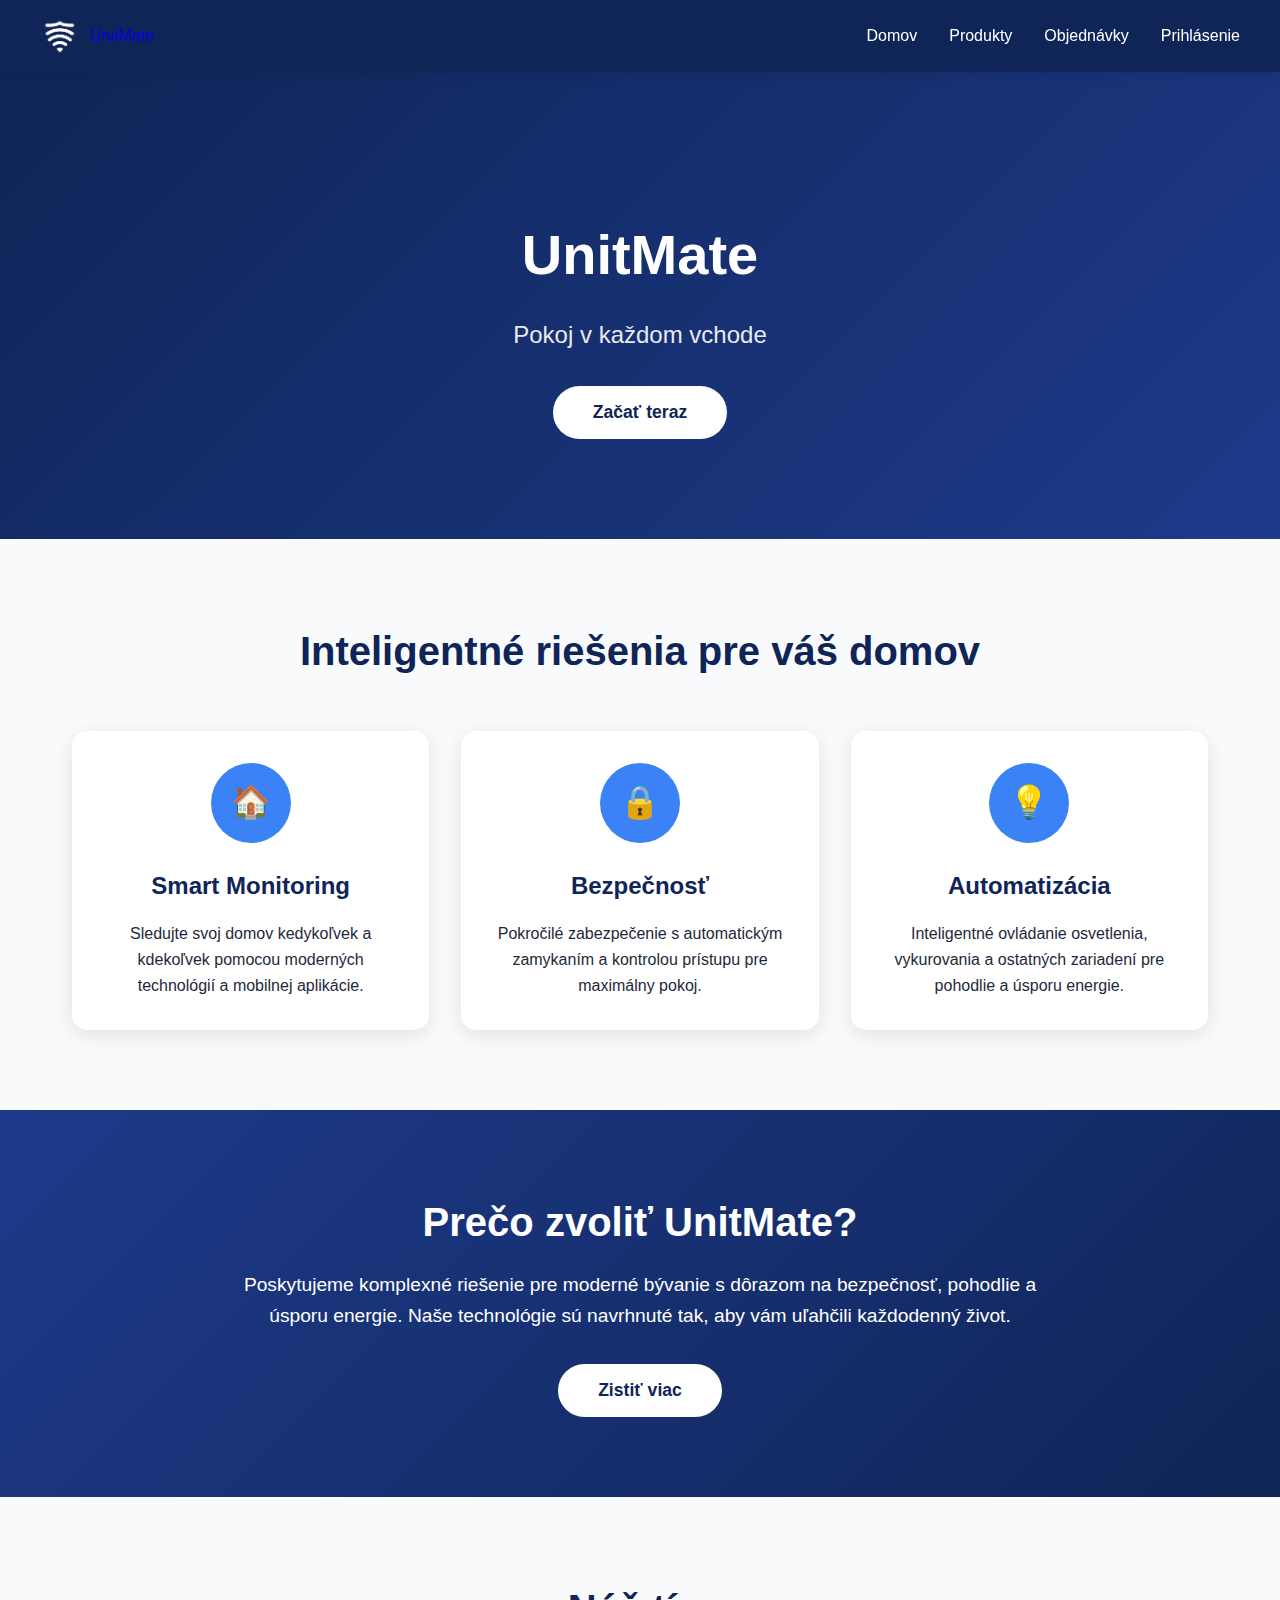
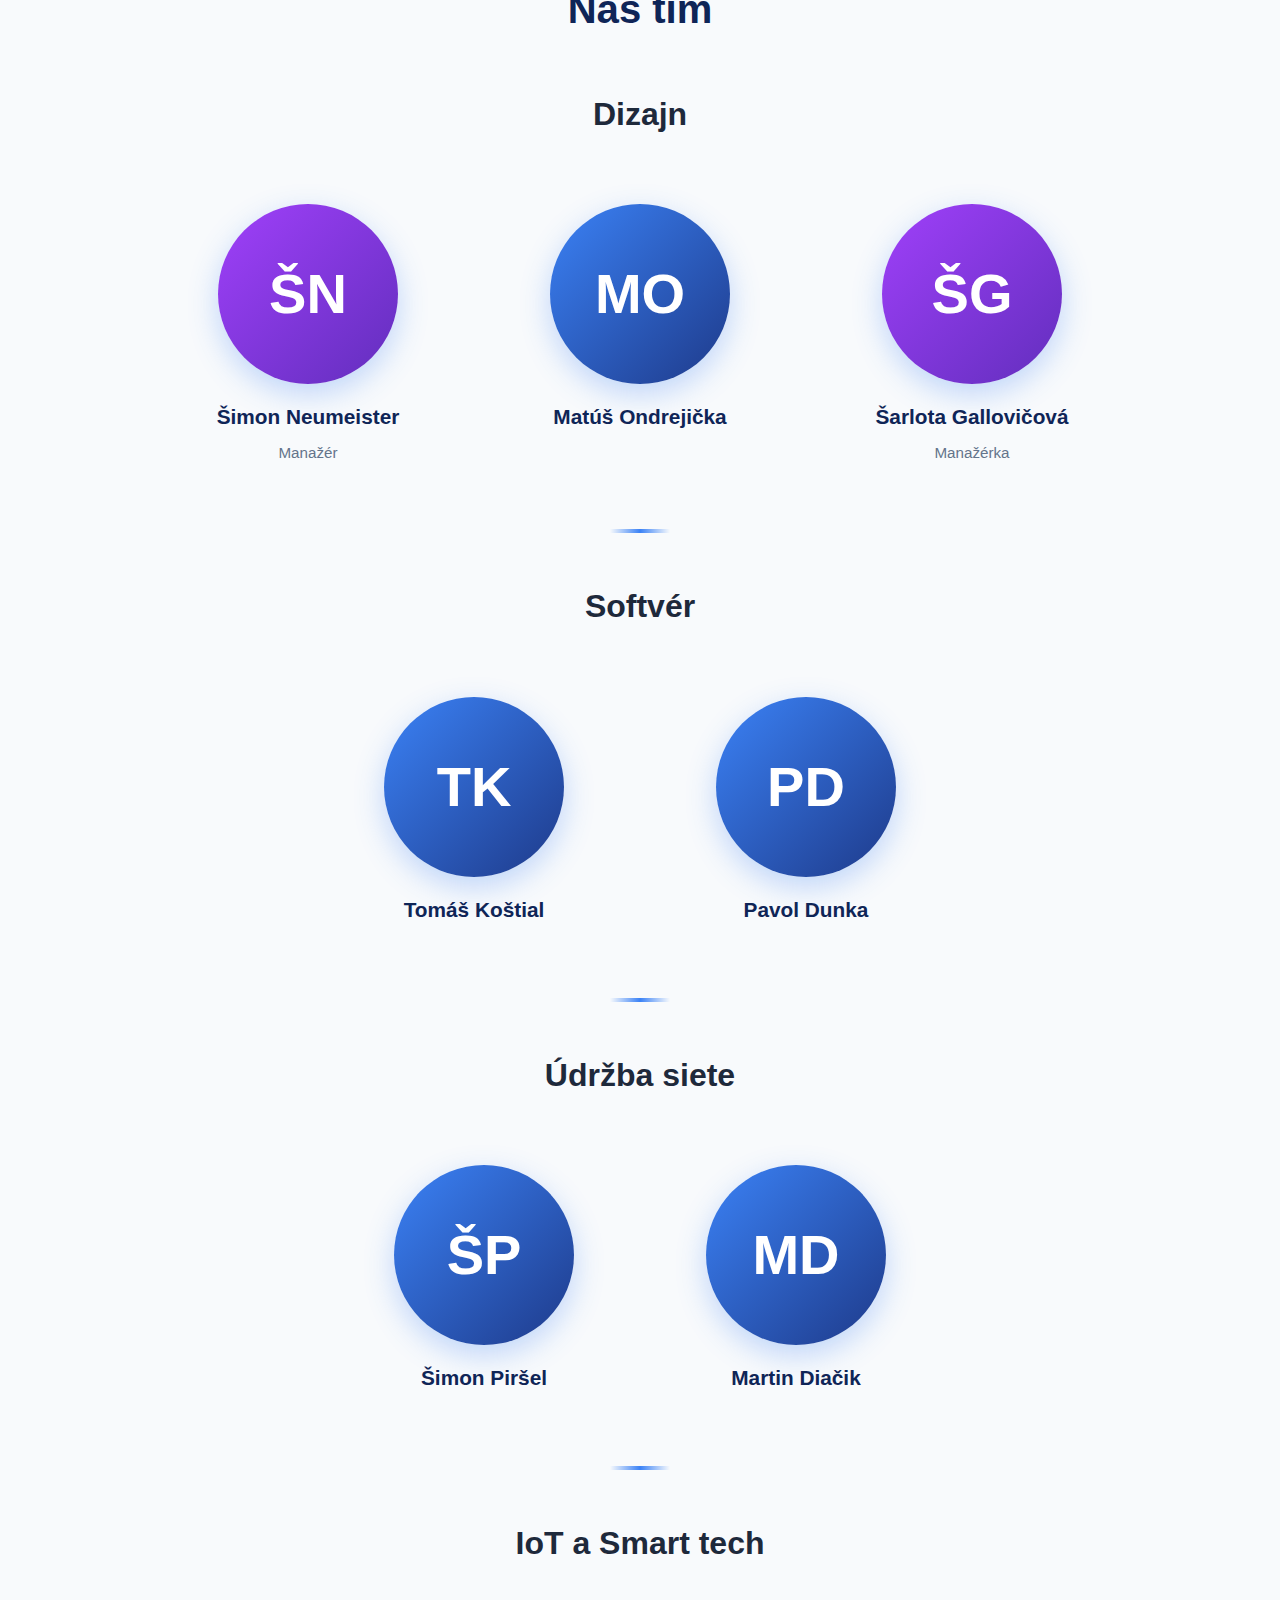
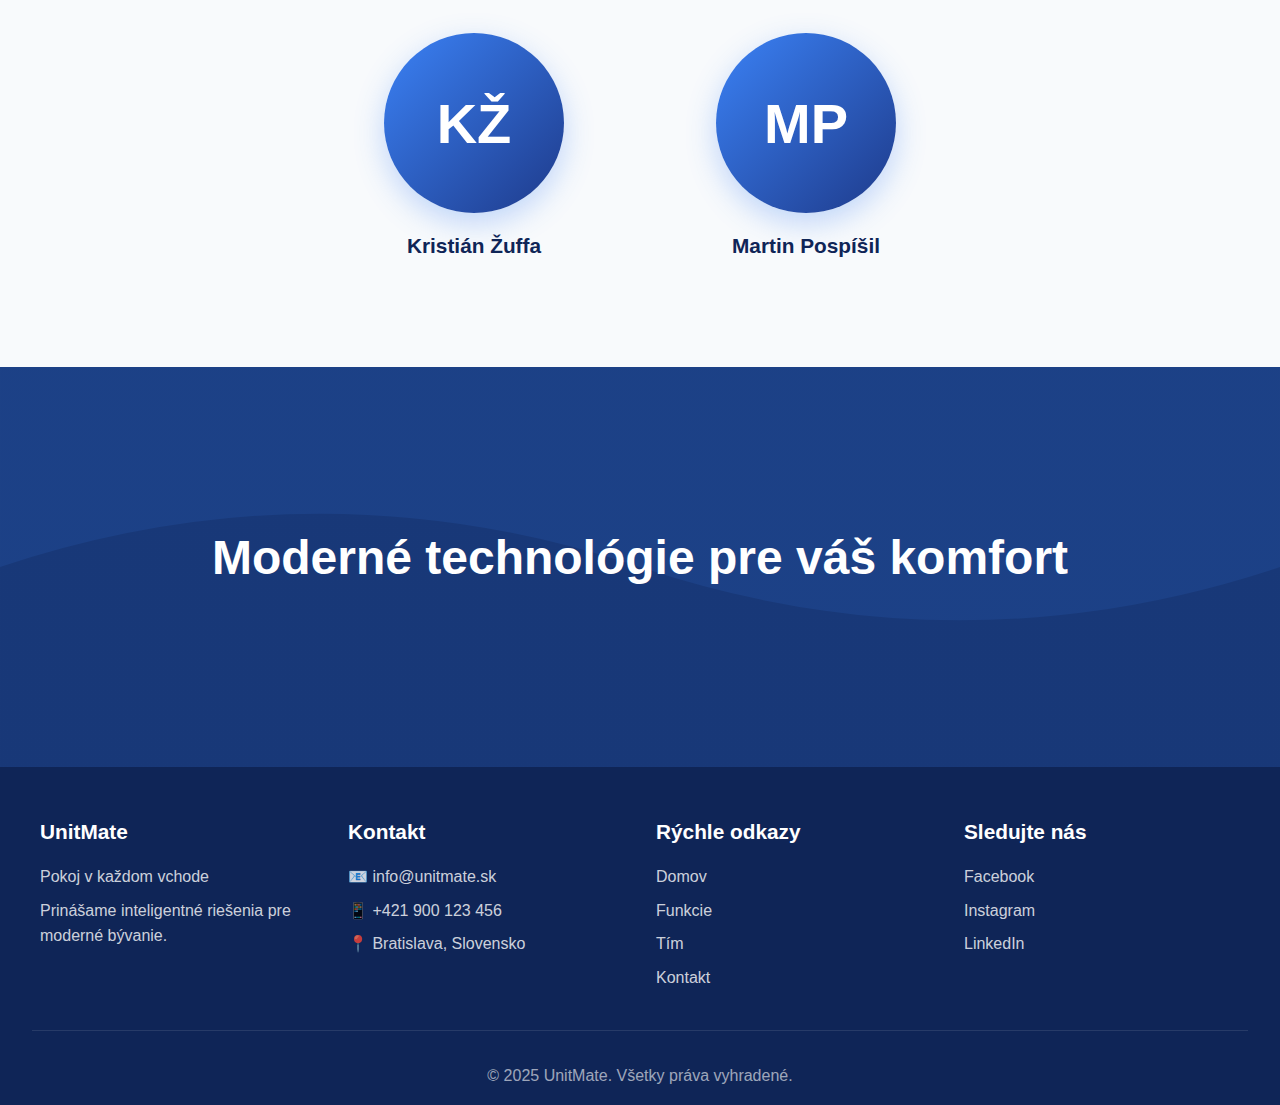
<file: index.html>
<!DOCTYPE html>
<html lang="sk">

<head>
    <meta charset="UTF-8">
    <meta name="viewport" content="width=device-width, initial-scale=1.0">
    <title>UnitMate - Pokoj v každom vchode</title>
    <link rel="stylesheet" href="css/default.css">

    <!-- profile/navbar small styles for auth UI -->
    <style>
        /* Hero Section */
        .hero {
            background: linear-gradient(135deg, var(--primary) 0%, var(--secondary) 100%);
            color: white;
            padding: 150px 2rem 100px;
            text-align: center;
            margin-top: 60px;
        }

        .hero h1 {
            font-size: 3.5rem;
            margin-bottom: 1rem;
            font-weight: 800;
        }

        .hero p {
            font-size: 1.5rem;
            margin-bottom: 2rem;
            opacity: 0.9;
        }

        .cta-button {
            background: white;
            color: var(--primary);
            padding: 1rem 2.5rem;
            border: none;
            border-radius: 50px;
            font-size: 1.1rem;
            font-weight: 600;
            cursor: pointer;
            transition: transform 0.3s, box-shadow 0.3s;
        }

        .cta-button:hover {
            transform: translateY(-3px);
            box-shadow: 0 10px 25px rgba(0, 0, 0, 0.2);
        }

        /* Features Section */
        .features {
            max-width: 1200px;
            margin: 80px auto;
            padding: 0 2rem;
        }

        .section-title {
            text-align: center;
            font-size: 2.5rem;
            color: var(--primary);
            margin-bottom: 3rem;
            font-weight: 700;
        }

        .features-grid {
            display: grid;
            grid-template-columns: repeat(auto-fit, minmax(300px, 1fr));
            gap: 2rem;
        }

        .feature-card {
            background: white;
            padding: 2rem;
            border-radius: 15px;
            box-shadow: 0 5px 20px rgba(0, 0, 0, 0.1);
            transition: transform 0.3s;
            text-align: center;
        }

        .feature-card:hover {
            transform: translateY(-10px);
        }

        .feature-icon {
            width: 80px;
            height: 80px;
            background: var(--accent);
            border-radius: 50%;
            display: flex;
            align-items: center;
            justify-content: center;
            margin: 0 auto 1.5rem;
            font-size: 2rem;
        }

        .feature-card h3 {
            color: var(--primary);
            margin-bottom: 1rem;
            font-size: 1.5rem;
        }

        /* Banner Section */
        .banner {
            background: linear-gradient(135deg, var(--secondary) 0%, var(--primary) 100%);
            color: white;
            padding: 80px 2rem;
            text-align: center;
            margin: 80px 0;
        }

        .banner h2 {
            font-size: 2.5rem;
            margin-bottom: 1rem;
        }

        .banner p {
            font-size: 1.2rem;
            max-width: 800px;
            margin: 0 auto 2rem;
        }

        /* Team Section */
        .team {
            max-width: 1200px;
            margin: 80px auto;
            padding: 0 2rem;
        }

        .team-grid {
            display: flex;
            flex-direction: column;
            gap: 3rem;
        }

        .team-row {
            display: flex;
            justify-content: center;
            gap: 2rem;
            flex-wrap: wrap;
        }

        .team-row-2 .team-member {
            flex: 0 1 calc(50% - 1rem);
            max-width: 300px;
        }

        .team-row-3 .team-member {
            flex: 0 1 calc(33.333% - 1.5rem);
            max-width: 280px;
        }

        .team-member {
            text-align: center;
            transition: transform 0.3s;
            padding: 1rem;
        }

        .team-member:hover {
            transform: translateY(-10px);
        }

        .team-photo {
            width: 180px;
            height: 180px;
            border-radius: 50%;
            background: linear-gradient(135deg, var(--accent) 0%, var(--secondary) 100%);
            margin: 0 auto 1rem;
            display: flex;
            align-items: center;
            justify-content: center;
            font-size: 3.5rem;
            color: white;
            font-weight: 700;
            box-shadow: 0 10px 30px rgba(59, 130, 246, 0.3);
            transition: all 0.3s;
        }

        .team-member.manager .team-photo {
            background: linear-gradient(135deg, #a040fa 0%, #622ebd 100%);
        }

        .team-member:hover .team-photo {
            transform: scale(1.05);
            box-shadow: 0 15px 40px rgba(59, 130, 246, 0.4);
        }

        .team-member:hover .team-leader-photo {
            transform: scale(1.05);
            box-shadow: 0 15px 40px rgba(59, 130, 246, 0.4);
        }

        .team-member h3 {
            color: var(--primary);
            margin-bottom: 0.5rem;
            font-size: 1.3rem;
        }

        .team-member p {
            color: #64748b;
            font-size: 0.95rem;
        }

        .team-section-divider {
            width: 60px;
            height: 4px;
            background: linear-gradient(90deg, transparent, var(--accent), transparent);
            margin: 0 auto;
        }

        /* Image Banner */
        .image-banner {
            height: 400px;
            background: linear-gradient(rgba(15, 37, 87, 0.7), rgba(15, 37, 87, 0.7)),
                url('data:image/svg+xml,<svg xmlns="http://www.w3.org/2000/svg" viewBox="0 0 1200 400"><rect fill="%233b82f6" width="1200" height="400"/><path fill="%230f2557" opacity="0.3" d="M0,200 Q300,100 600,200 T1200,200 L1200,400 L0,400 Z"/></svg>');
            background-size: cover;
            background-position: center;
            display: flex;
            align-items: center;
            justify-content: center;
            color: white;
            text-align: center;
        }

        .image-banner-content h2 {
            font-size: 3rem;
            margin-bottom: 1rem;
        }

        @media (max-width: 768px) {
            .hero h1 {
                font-size: 2.5rem;
            }

            .hero p {
                font-size: 1.2rem;
            }

            .section-title {
                font-size: 2rem;
            }

            .features-grid {
                grid-template-columns: 1fr;
            }

            .team-row {
                flex-direction: column;
                align-items: center;
            }

            .team-row-2 .team-member,
            .team-row-3 .team-member {
                flex: 1 1 100%;
                max-width: 100%;
            }

            .image-banner {
                height: 300px;
            }

            .image-banner-content h2 {
                font-size: 2rem;
                padding: 0 1rem;
            }

            .banner h2 {
                font-size: 2rem;
            }

            .banner p {
                font-size: 1rem;
            }
        }

        .profile-wrap {
            position: relative;
            font-family: inherit;
        }

        .profile-btn {
            display: inline-flex;
            align-items: center;
            gap: 8px;
            background: transparent;
            border: none;
            color: white;
            cursor: pointer;
            font-weight: 700;
            padding: 6px 10px;
            border-radius: 8px;
            font-size: 0.95rem;
        }

        .profile-icon svg {
            width: 18px;
            height: 18px;
            fill: white;
            opacity: 0.95;
            display: block;
        }

        .profile-name {
            color: white;
            white-space: nowrap;
        }

        .profile-caret {
            color: rgba(255, 255, 255, 0.9);
            font-size: 0.8rem;
        }

        .profile-dropdown {
            display: none;
            position: absolute;
            right: 0;
            top: calc(100% + 8px);
            background: white;
            border-radius: 10px;
            box-shadow: 0 8px 30px rgba(16, 24, 40, 0.12);
            overflow: hidden;
            min-width: 200px;
            z-index: 1500;
            font-size: 0.95rem;
        }

        .profile-item {
            display: block;
            padding: 10px 14px;
            color: var(--text, #1e293b);
            text-decoration: none;
            background: transparent;
            border: 0;
            width: 100%;
            text-align: left;
            cursor: pointer;
        }

        .profile-item:hover {
            background: #f8fafc;
        }

        .profile-item.logout {
            background: #fff7f7;
            color: #b91c1c;
        }

        .logo {
            display: flex;
            align-items: center;
            gap: 10px;
            text-decoration: none;
        }

        .logo img {
            height: 40px;
            width: auto;
        }
    </style>
</head>

<body>
    <!-- Navbar -->
    <nav>
        <div class="nav-container">
            <a href="#" class="logo">
                <img src="resources/img/unitmate_logo_wb.png" alt="UnitMate Logo">
                UnitMate
            </a>
            <div class="menu-toggle" id="mobile-menu">
                <span></span>
                <span></span>
                <span></span>
            </div>
            <ul class="nav-links" id="nav-links">
                <li><a href="#home">Domov</a></li>
                <li><a href="html/produkty.html">Produkty</a></li>
                <li><a href="html/objednavky.html">Objednávky</a></li>
                <li id="authLinkContainer"><a href="html/login.html">Prihlásenie</a></li>
            </ul>
        </div>
    </nav>

    <!-- Hero Section -->
    <section class="hero" id="home">
        <h1>UnitMate</h1>
        <p>Pokoj v každom vchode</p>
        <button class="cta-button">Začať teraz</button>
    </section>

    <!-- Features Section -->
    <section class="features" id="features">
        <h2 class="section-title">Inteligentné riešenia pre váš domov</h2>
        <div class="features-grid">
            <div class="feature-card">
                <div class="feature-icon">🏠</div>
                <h3>Smart Monitoring</h3>
                <p>Sledujte svoj domov kedykoľvek a kdekoľvek pomocou moderných technológií a mobilnej aplikácie.</p>
            </div>
            <div class="feature-card">
                <div class="feature-icon">🔒</div>
                <h3>Bezpečnosť</h3>
                <p>Pokročilé zabezpečenie s automatickým zamykaním a kontrolou prístupu pre maximálny pokoj.</p>
            </div>
            <div class="feature-card">
                <div class="feature-icon">💡</div>
                <h3>Automatizácia</h3>
                <p>Inteligentné ovládanie osvetlenia, vykurovania a ostatných zariadení pre pohodlie a úsporu energie.
                </p>
            </div>
        </div>
    </section>

    <!-- Banner -->
    <section class="banner">
        <h2>Prečo zvoliť UnitMate?</h2>
        <p>Poskytujeme komplexné riešenie pre moderné bývanie s dôrazom na bezpečnosť, pohodlie a úsporu energie. Naše
            technológie sú navrhnuté tak, aby vám uľahčili každodenný život.</p>
        <button class="cta-button">Zistiť viac</button>
    </section>

    <!-- Team Section -->
    <section class="team" id="team">
        <h2 class="section-title">Náš tím</h2>
        <div class="team-grid">
            <!-- Row 1: 2 people - Leadership -->
            <h1 style="display: flex; justify-content: center;">Dizajn</h1>
            <div class="team-row team-row-2">
                <div class="team-member manager">
                    <div class="team-photo">ŠN</div>
                    <h3>Šimon Neumeister</h3>
                    <p>Manažér</p>
                </div>
                <div class="team-member">
                    <div class="team-photo">MO</div>
                    <h3>Matúš Ondrejička</h3>
                </div>
                <div class="team-member manager">
                    <div class="team-photo">ŠG</div>
                    <h3>Šarlota Gallovičová</h3>
                    <p>Manažérka
                </div>
            </div>

            <div class="team-section-divider"></div>
            <h1 style="display: flex; justify-content: center;">Softvér</h1>
            <!-- Row 2: 2 people - Development -->
            <div class="team-row team-row-2">

                <div class="team-member">
                    <div class="team-photo">TK</div>
                    <h3>Tomáš Koštial</h3>
                </div>
                <div class="team-member">
                    <div class="team-photo">PD</div>
                    <h3>Pavol Dunka</h3>
                </div>
            </div>

            <div class="team-section-divider"></div>

            <!-- Row 3: 3 people - Product & Design -->
            <h1 style="display: flex; justify-content: center;">Údržba siete</h1>
            <div class="team-row team-row-3">
                <div class="team-member">
                    <div class="team-photo">ŠP</div>
                    <h3>Šimon Piršel</h3>

                </div>
                <div class="team-member">
                    <div class="team-photo">MD</div>
                    <h3>Martin Diačik</h3>

                </div>
            </div>

            <div class="team-section-divider"></div>

            <!-- Row 4: 2 people - Sales & Support -->
            <h1 style="display: flex; justify-content: center;">IoT a Smart tech</h1>
            <div class="team-row team-row-2">
                <div class="team-member">
                    <div class="team-photo">KŽ</div>
                    <h3>Kristián Žuffa</h3>
                </div>
                <div class="team-member">
                    <div class="team-photo">MP</div>
                    <h3>Martin Pospíšil</h3>
                </div>
            </div>
        </div>
    </section>

    <!-- Image Banner -->
    <section class="image-banner">
        <div class="image-banner-content">
            <h2>Moderné technológie pre váš komfort</h2>
        </div>
    </section>

    <!-- Footer -->
    <footer id="contact">
        <div class="footer-content">
            <div class="footer-section">
                <h3>UnitMate</h3>
                <p>Pokoj v každom vchode</p>
                <p>Prinášame inteligentné riešenia pre moderné bývanie.</p>
            </div>
            <div class="footer-section">
                <h3>Kontakt</h3>
                <p>📧 info@unitmate.sk</p>
                <p>📱 +421 900 123 456</p>
                <p>📍 Bratislava, Slovensko</p>
            </div>
            <div class="footer-section">
                <h3>Rýchle odkazy</h3>
                <a href="index.html">Domov</a>
                <a href="#features">Funkcie</a>
                <a href="#team">Tím</a>
                <a href="#contact">Kontakt</a>
            </div>
            <div class="footer-section">
                <h3>Sledujte nás</h3>
                <a href="#">Facebook</a>
                <a href="#">Instagram</a>
                <a href="#">LinkedIn</a>
            </div>
        </div>
        <div class="copyright">
            <p>&copy; 2025 UnitMate. Všetky práva vyhradené.</p>
        </div>
    </footer>

    <script>
        // Mobile menu toggle
        const mobileMenu = document.getElementById('mobile-menu');
        const navLinks = document.getElementById('nav-links');

        mobileMenu.addEventListener('click', () => {
            mobileMenu.classList.toggle('active');
            navLinks.classList.toggle('active');
        });

        // Close menu when clicking on a link
        const menuLinks = navLinks.querySelectorAll('a');
        menuLinks.forEach(link => {
            link.addEventListener('click', () => {
                mobileMenu.classList.remove('active');
                navLinks.classList.remove('active');
            });
        });

        // Close menu when clicking outside
        document.addEventListener('click', (e) => {
            if (!mobileMenu.contains(e.target) && !navLinks.contains(e.target)) {
                mobileMenu.classList.remove('active');
                navLinks.classList.remove('active');
            }
        });
    </script>

    <!-- include shared auth script -->
    <script src="html/js/auth.js"></script>
</body>

</html>
</file>
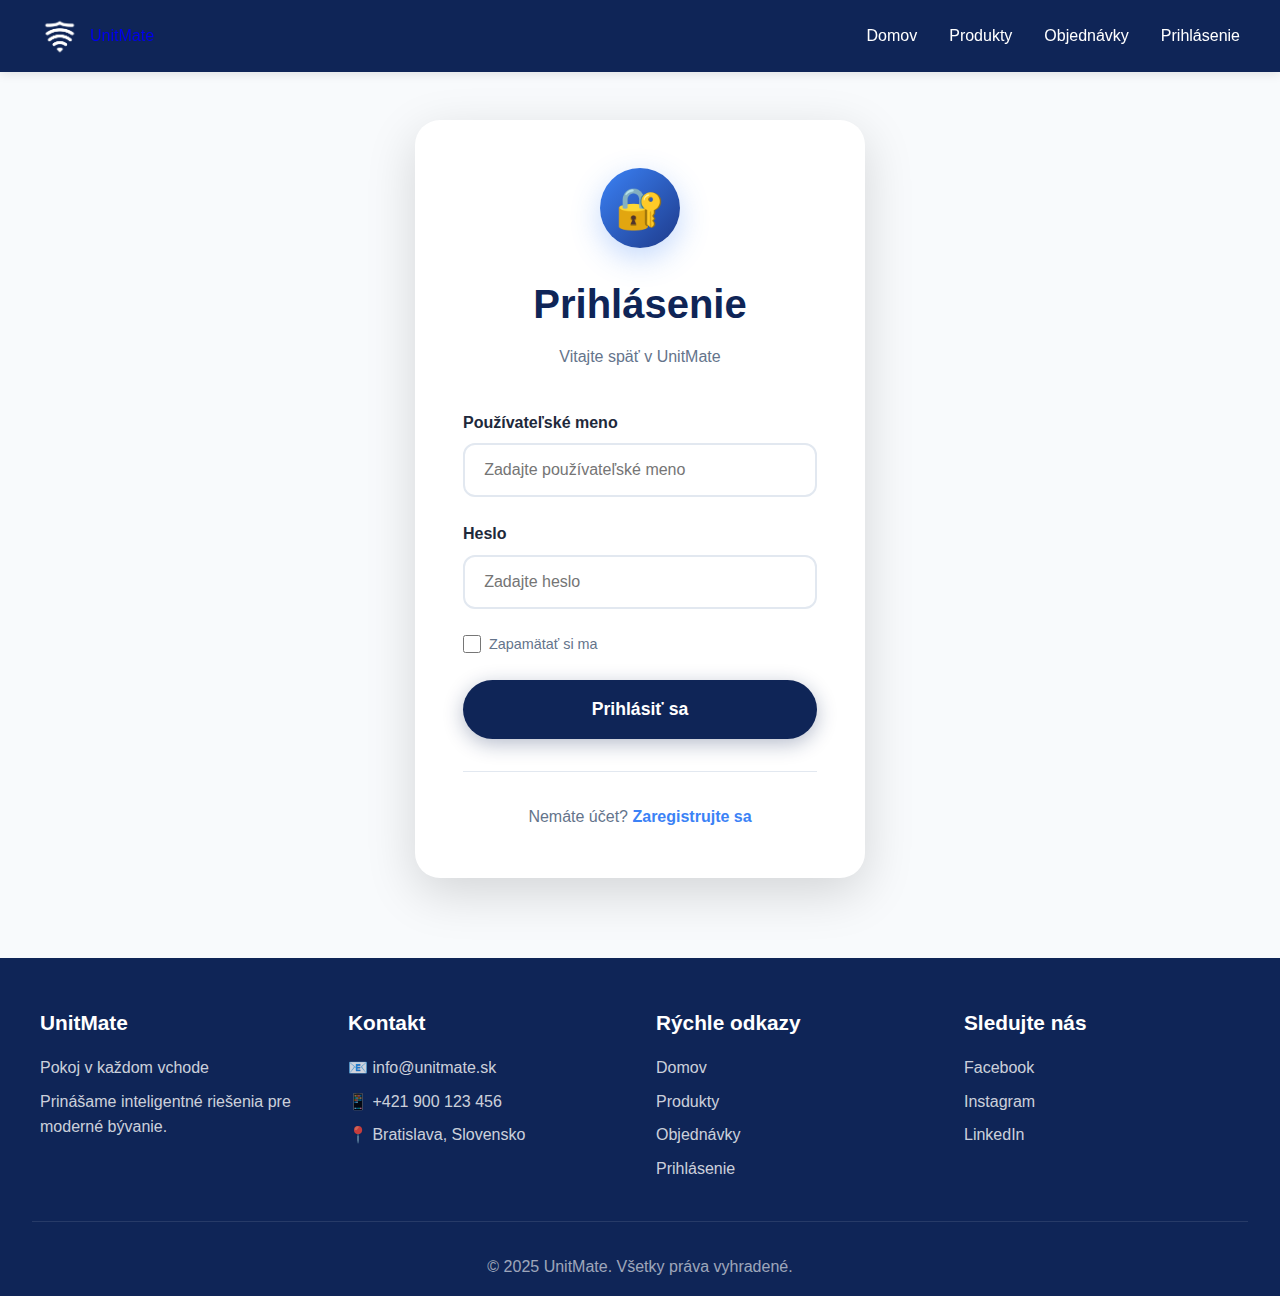
<file: html/login.html>
<!DOCTYPE html>
<html lang="sk">

<head>
    <meta charset="UTF-8">
    <meta name="viewport" content="width=device-width, initial-scale=1.0">
    <title>UnitMate - Prihlásenie</title>
    <link rel="stylesheet" href="../css/default.css">
    <style>
        * {
            margin: 0;
            padding: 0;
            box-sizing: border-box;
        }

        :root {
            --primary: #0f2557;
            --secondary: #1e3a8a;
            --accent: #3b82f6;
            --light: #f8fafc;
            --text: #1e293b;
            --success: #22c55e;
            --danger: #ef4444;
        }

        body {
            font-family: -apple-system, BlinkMacSystemFont, 'Segoe UI', Roboto, Oxygen, Ubuntu, Cantarell, sans-serif;
            color: var(--text);
            line-height: 1.6;
            background: var(--light);
        }

        /* Navbar */
        nav {
            background: var(--primary);
            padding: 1rem 2rem;
            position: fixed;
            width: 100%;
            top: 0;
            z-index: 1000;
            box-shadow: 0 2px 10px rgba(0, 0, 0, 0.1);
        }

        .nav-container {
            max-width: 1200px;
            margin: 0 auto;
            display: flex;
            justify-content: space-between;
            align-items: center;
        }

        .nav-links {
            display: flex;
            gap: 2rem;
            list-style: none;
        }

        .nav-links a {
            color: white;
            text-decoration: none;
            transition: color 0.3s;
            font-weight: 500;
        }

        .nav-links a:hover {
            color: var(--accent);
        }

        .menu-toggle {
            display: none;
            flex-direction: column;
            cursor: pointer;
            gap: 5px;
        }

        .menu-toggle span {
            width: 25px;
            height: 3px;
            background: white;
            transition: all 0.3s;
        }

        .menu-toggle.active span:nth-child(1) {
            transform: rotate(45deg) translate(8px, 8px);
        }

        .menu-toggle.active span:nth-child(2) {
            opacity: 0;
        }

        .menu-toggle.active span:nth-child(3) {
            transform: rotate(-45deg) translate(7px, -7px);
        }

        /* Login Container */
        .login-container {
            display: flex;
            align-items: center;
            justify-content: center;
            min-height: 100vh;
            padding: 120px 2rem 80px;
        }

        .login-card {
            background: white;
            border-radius: 25px;
            padding: 3rem;
            box-shadow: 0 15px 50px rgba(0, 0, 0, 0.15);
            max-width: 450px;
            width: 100%;
        }

        .login-header {
            text-align: center;
            margin-bottom: 2.5rem;
        }

        .login-icon {
            width: 80px;
            height: 80px;
            background: linear-gradient(135deg, var(--accent) 0%, var(--secondary) 100%);
            border-radius: 50%;
            display: flex;
            align-items: center;
            justify-content: center;
            font-size: 2.5rem;
            margin: 0 auto 1.5rem;
            box-shadow: 0 10px 30px rgba(59, 130, 246, 0.3);
        }

        .login-title {
            font-size: 2.5rem;
            font-weight: 800;
            color: var(--primary);
            margin-bottom: 0.5rem;
        }

        .login-subtitle {
            color: #64748b;
            font-size: 1rem;
        }

        .form-group {
            margin-bottom: 1.5rem;
        }

        .form-label {
            display: block;
            margin-bottom: 0.5rem;
            font-weight: 600;
            color: var(--text);
        }

        .form-input {
            width: 100%;
            padding: 1rem 1.2rem;
            border: 2px solid #e2e8f0;
            border-radius: 12px;
            font-size: 1rem;
            transition: all 0.3s;
            font-family: inherit;
        }

        .form-input:focus {
            outline: none;
            border-color: var(--accent);
            box-shadow: 0 0 0 3px rgba(59, 130, 246, 0.1);
        }

        .form-input.error {
            border-color: var(--danger);
            animation: shake 0.3s;
        }

        @keyframes shake {

            0%,
            100% {
                transform: translateX(0);
            }

            25% {
                transform: translateX(-10px);
            }

            75% {
                transform: translateX(10px);
            }
        }

        .error-message {
            background: #fee2e2;
            color: var(--danger);
            padding: 0.8rem;
            border-radius: 10px;
            margin-bottom: 1.5rem;
            display: none;
            font-size: 0.9rem;
            font-weight: 600;
        }

        .error-message.show {
            display: block;
        }

        .success-message {
            background: #dcfce7;
            color: #15803d;
            padding: 0.8rem;
            border-radius: 10px;
            margin-bottom: 1.5rem;
            display: none;
            font-size: 0.9rem;
            font-weight: 600;
        }

        .success-message.show {
            display: block;
        }

        .form-options {
            display: flex;
            justify-content: space-between;
            align-items: center;
            margin-bottom: 1.5rem;
        }

        .remember-me {
            display: flex;
            align-items: center;
            gap: 0.5rem;
            color: #64748b;
            font-size: 0.9rem;
        }

        .remember-me input[type="checkbox"] {
            width: 18px;
            height: 18px;
            cursor: pointer;
            accent-color: var(--accent);
        }

        .forgot-password {
            color: var(--accent);
            text-decoration: none;
            font-size: 0.9rem;
            font-weight: 600;
        }

        .forgot-password:hover {
            text-decoration: underline;
        }

        .login-btn {
            width: 100%;
            padding: 1.2rem;
            background: var(--primary);
            color: white;
            border: none;
            border-radius: 50px;
            font-size: 1.1rem;
            font-weight: 700;
            cursor: pointer;
            transition: all 0.3s;
            box-shadow: 0 5px 20px rgba(15, 37, 87, 0.3);
        }

        .login-btn:hover {
            background: var(--secondary);
            transform: translateY(-3px);
            box-shadow: 0 8px 30px rgba(15, 37, 87, 0.4);
        }

        .login-btn:active {
            transform: translateY(-1px);
        }

        .login-btn:disabled {
            background: #94a3b8;
            cursor: not-allowed;
            transform: none;
        }

        .register-link {
            text-align: center;
            margin-top: 2rem;
            padding-top: 2rem;
            border-top: 1px solid #e2e8f0;
            color: #64748b;
        }

        .register-link a {
            color: var(--accent);
            text-decoration: none;
            font-weight: 600;
        }

        .register-link a:hover {
            text-decoration: underline;
        }

        /* Footer */
        footer {
            background: var(--primary);
            color: white;
            padding: 3rem 2rem 1rem;
        }

        .footer-content {
            max-width: 1200px;
            margin: 0 auto;
            display: grid;
            grid-template-columns: repeat(auto-fit, minmax(250px, 1fr));
            gap: 2rem;
            margin-bottom: 2rem;
        }

        .footer-section h3 {
            margin-bottom: 1rem;
            font-size: 1.3rem;
        }

        .footer-section p,
        .footer-section a {
            color: rgba(255, 255, 255, 0.8);
            text-decoration: none;
            display: block;
            margin-bottom: 0.5rem;
        }

        .footer-section a:hover {
            color: white;
        }

        .copyright {
            text-align: center;
            padding-top: 2rem;
            border-top: 1px solid rgba(255, 255, 255, 0.1);
            color: rgba(255, 255, 255, 0.6);
        }

        @media (max-width: 768px) {
            .menu-toggle {
                display: flex;
            }

            .nav-links {
                position: fixed;
                left: -100%;
                top: 60px;
                flex-direction: column;
                background: var(--primary);
                width: 100%;
                text-align: center;
                transition: left 0.3s;
                padding: 2rem 0;
                gap: 0;
                box-shadow: 0 5px 10px rgba(0, 0, 0, 0.2);
            }

            .nav-links.active {
                left: 0;
            }

            .nav-links li {
                padding: 1rem 0;
                border-bottom: 1px solid rgba(255, 255, 255, 0.1);
            }

            .login-card {
                padding: 2rem;
            }

            .login-title {
                font-size: 2rem;
            }

            .form-options {
                flex-direction: column;
                gap: 1rem;
                align-items: flex-start;
            }

            .footer-content {
                grid-template-columns: 1fr;
            }
        }

        .logo {
            display: flex;
            align-items: center;
            gap: 10px;
            text-decoration: none;
        }

        .logo img {
            height: 40px;
            width: auto;
        }
    </style>
</head>

<body>
    <!-- Navbar -->
    <nav>
        <div class="nav-container">
            <a href="../index.html" class="logo">
                <img src="../resources/img/unitmate_logo_wb.png" alt="UnitMate Logo">
                UnitMate
            </a>
            <div class="menu-toggle" id="mobile-menu">
                <span></span>
                <span></span>
                <span></span>
            </div>
            <ul class="nav-links" id="nav-links">
                <li><a href="../index.html">Domov</a></li>
                <li><a href="produkty.html">Produkty</a></li>
                <li><a href="objednavky.html">Objednávky</a></li>
                <li><a href="login.html">Prihlásenie</a></li>
            </ul>
        </div>
    </nav>

    <!-- Login Container -->
    <div class="login-container">
        <div class="login-card">
            <div class="login-header">
                <div class="login-icon">🔐</div>
                <h1 class="login-title">Prihlásenie</h1>
                <p class="login-subtitle">Vitajte späť v UnitMate</p>
            </div>

            <div class="error-message" id="errorMessage">
                ⚠️ Nesprávne používateľské meno alebo heslo
            </div>

            <div class="success-message" id="successMessage">
                ✓ Prihlásenie úspešné! Presmerovávame vás...
            </div>

            <form id="loginForm">
                <div class="form-group">
                    <label class="form-label" for="username">Používateľské meno</label>
                    <input type="text" id="username" name="login" class="form-input" required
                        placeholder="Zadajte používateľské meno" autocomplete="username">
                </div>

                <div class="form-group">
                    <label class="form-label" for="password">Heslo</label>
                    <input type="password" id="password" name="password" class="form-input" required
                        placeholder="Zadajte heslo" autocomplete="current-password">
                </div>

                <div class="form-options">
                    <label class="remember-me">
                        <input type="checkbox" id="rememberMe">
                        <span>Zapamätať si ma</span>
                    </label>
                </div>

                <button type="submit" class="login-btn">Prihlásiť sa</button>
            </form>

            <div class="register-link">
                Nemáte účet? <a href="register.html">Zaregistrujte sa</a>
            </div>
        </div>
    </div>

    <!-- Footer -->
    <footer>
        <div class="footer-content">
            <div class="footer-section">
                <h3>UnitMate</h3>
                <p>Pokoj v každom vchode</p>
                <p>Prinášame inteligentné riešenia pre moderné bývanie.</p>
            </div>
            <div class="footer-section">
                <h3>Kontakt</h3>
                <p>📧 info@unitmate.sk</p>
                <p>📱 +421 900 123 456</p>
                <p>📍 Bratislava, Slovensko</p>
            </div>
            <div class="footer-section">
                <h3>Rýchle odkazy</h3>
                <a href="../index.html">Domov</a>
                <a href="produkt.html">Produkty</a>
                <a href="objednavky.html">Objednávky</a>
                <a href="login.html">Prihlásenie</a>
            </div>
            <div class="footer-section">
                <h3>Sledujte nás</h3>
                <a href="#">Facebook</a>
                <a href="#">Instagram</a>
                <a href="#">LinkedIn</a>
            </div>
        </div>
        <div class="copyright">
            <p>&copy; 2025 UnitMate. Všetky práva vyhradené.</p>
        </div>
    </footer>

    <script>
        // Form submission
        document.getElementById('loginForm').addEventListener('submit', async function (e) {
            e.preventDefault();

            // Hide previous messages
            document.getElementById('errorMessage').classList.remove('show');
            document.getElementById('successMessage').classList.remove('show');
            document.getElementById('username').classList.remove('error');
            document.getElementById('password').classList.remove('error');

            // Get form data
            const loginData = {
                login: document.getElementById('username').value.trim(),
                password: document.getElementById('password').value,
                rememberMe: document.getElementById('rememberMe').checked
            };

            // Basic validation
            if (loginData.login === '' || loginData.password === '') {
                document.getElementById('errorMessage').textContent = '⚠️ Vyplňte všetky polia';
                document.getElementById('errorMessage').classList.add('show');

                if (loginData.login === '') {
                    document.getElementById('username').classList.add('error');
                }
                if (loginData.password === '') {
                    document.getElementById('password').classList.add('error');
                }
                return;
            }

            // Disable button
            const loginBtn = document.querySelector('.login-btn');
            loginBtn.disabled = true;
            loginBtn.textContent = 'Prihlasovanie...';

            try {
                const response = await fetch('../php/login_user.php', {
                    method: 'POST',
                    headers: {
                        'Content-Type': 'application/json',
                    },
                    body: JSON.stringify(loginData)
                });

                const result = await response.json();

                if (result.success) {
                    document.getElementById('successMessage').classList.add('show');
                    // Store user data in session for current session
                    sessionStorage.setItem('user', JSON.stringify(result.user));
                    // Store persistently if remember me is checked
                    if (loginData.rememberMe) {
                        localStorage.setItem('user', JSON.stringify(result.user));
                    }
                    // Redirect after 2 seconds
                    setTimeout(() => {
                        window.location.href = '../index.html';
                    }, 2000);
                } else {
                    document.getElementById('errorMessage').textContent = '⚠️ ' + result.message;
                    document.getElementById('errorMessage').classList.add('show');
                    document.getElementById('username').classList.add('error');
                    document.getElementById('password').classList.add('error');
                    loginBtn.disabled = false;
                    loginBtn.textContent = 'Prihlásiť sa';
                }
            } catch (error) {
                document.getElementById('errorMessage').textContent = '⚠️ Chyba pri prihlásení';
                document.getElementById('errorMessage').classList.add('show');
                loginBtn.disabled = false;
                loginBtn.textContent = 'Prihlásiť sa';
            }
        });

        // Mobile menu toggle
        const mobileMenu = document.getElementById('mobile-menu');
        const navLinks = document.getElementById('nav-links');

        mobileMenu.addEventListener('click', () => {
            mobileMenu.classList.toggle('active');
            navLinks.classList.toggle('active');
        });

        const menuLinks = navLinks.querySelectorAll('a');
        menuLinks.forEach(link => {
            link.addEventListener('click', () => {
                mobileMenu.classList.remove('active');
                navLinks.classList.remove('active');
            });
        });

        document.addEventListener('click', (e) => {
            if (!mobileMenu.contains(e.target) && !navLinks.contains(e.target)) {
                mobileMenu.classList.remove('active');
                navLinks.classList.remove('active');
            }
        });

        // Clear error on input
        document.getElementById('username').addEventListener('input', function () {
            this.classList.remove('error');
            document.getElementById('errorMessage').classList.remove('show');
        });

        document.getElementById('password').addEventListener('input', function () {
            this.classList.remove('error');
            document.getElementById('errorMessage').classList.remove('show');
        });
    </script>
</body>

</html>
</file>
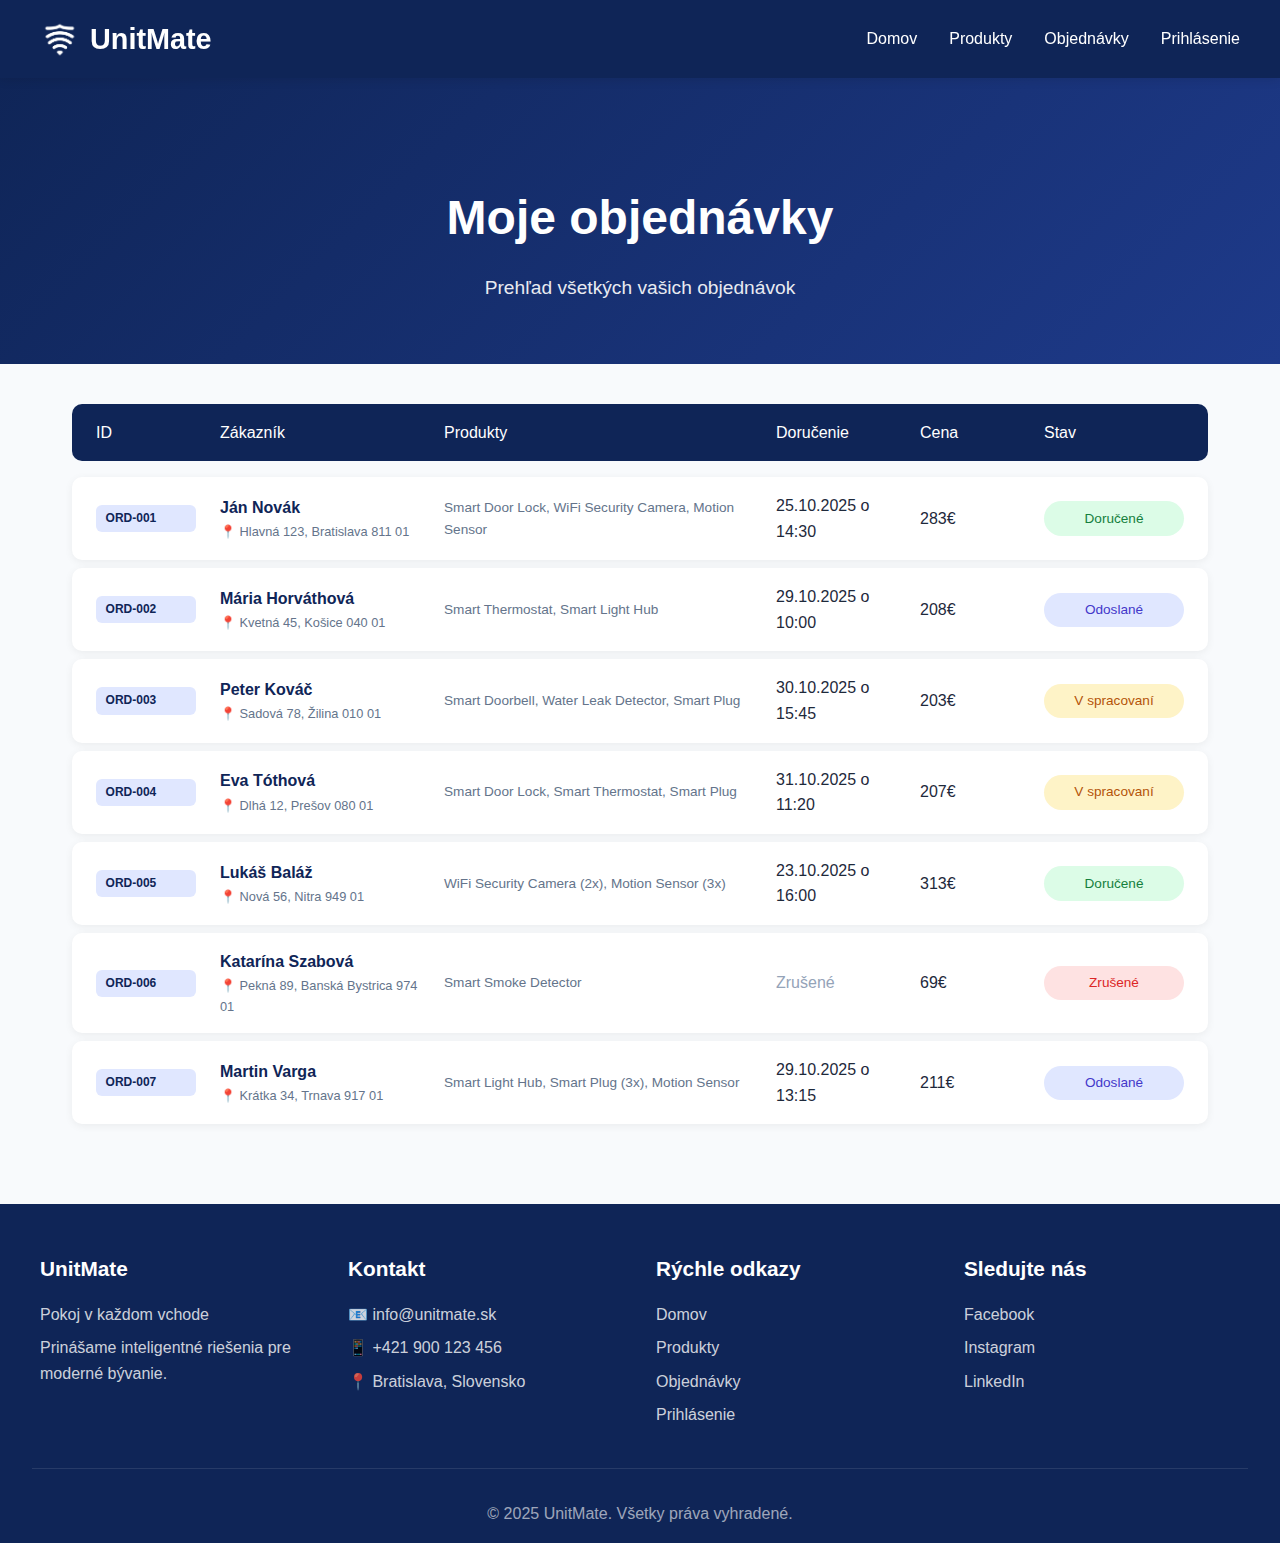
<file: html/objednavky.html>
<!DOCTYPE html>
<html lang="sk">

<head>
    <meta charset="UTF-8">
    <meta name="viewport" content="width=device-width, initial-scale=1.0">
    <title>UnitMate - Objednávky</title>
    <link rel="stylesheet" href="../css/default.css">
    <style>
        .logo {
            display: flex;
            align-items: center;
            gap: 10px;
            text-decoration: none;
        }

        .logo img {
            height: 40px;
            width: auto;
        }

        * {
            margin: 0;
            padding: 0;
            box-sizing: border-box;
        }


        :root {
            --primary: #0f2557;
            --secondary: #1e3a8a;
            --accent: #3b82f6;
            --light: #f8fafc;
            --text: #1e293b;
            --success: #22c55e;
            --warning: #f59e0b;
            --danger: #ef4444;
        }


        body {
            font-family: -apple-system, BlinkMacSystemFont, 'Segoe UI', Roboto, Oxygen, Ubuntu, Cantarell, sans-serif;
            color: var(--text);
            line-height: 1.6;
            background: var(--light);
        }


        /* Navbar */
        nav {
            background: var(--primary);
            padding: 1rem 2rem;
            position: fixed;
            width: 100%;
            top: 0;
            z-index: 1000;
            box-shadow: 0 2px 10px rgba(0, 0, 0, 0.1);
        }


        .nav-container {
            max-width: 1200px;
            margin: 0 auto;
            display: flex;
            justify-content: space-between;
            align-items: center;
        }


        .logo {
            font-size: 1.8rem;
            font-weight: 700;
            color: white;
            text-decoration: none;
        }


        .nav-links {
            display: flex;
            gap: 2rem;
            list-style: none;
        }


        .nav-links a {
            color: white;
            text-decoration: none;
            transition: color 0.3s;
            font-weight: 500;
        }


        .nav-links a:hover {
            color: var(--accent);
        }


        .menu-toggle {
            display: none;
            flex-direction: column;
            cursor: pointer;
            gap: 5px;
        }


        .menu-toggle span {
            width: 25px;
            height: 3px;
            background: white;
            transition: all 0.3s;
        }


        .menu-toggle.active span:nth-child(1) {
            transform: rotate(45deg) translate(8px, 8px);
        }


        .menu-toggle.active span:nth-child(2) {
            opacity: 0;
        }


        .menu-toggle.active span:nth-child(3) {
            transform: rotate(-45deg) translate(7px, -7px);
        }


        /* Orders Header */
        .orders-header {
            background: linear-gradient(135deg, var(--primary) 0%, var(--secondary) 100%);
            color: white;
            padding: 120px 2rem 60px;
            text-align: center;
            margin-top: 60px;
        }


        .orders-header h1 {
            font-size: 3rem;
            margin-bottom: 1rem;
            font-weight: 800;
        }


        .orders-header p {
            font-size: 1.2rem;
            opacity: 0.9;
        }


        /* Orders Container */
        .orders-container {
            max-width: 1200px;
            margin: 40px auto 80px;
            padding: 0 2rem;
        }


        .order-card {
            background: white;
            border-radius: 10px;
            padding: 1rem 1.5rem;
            margin-bottom: 0.5rem;
            box-shadow: 0 2px 8px rgba(0, 0, 0, 0.06);
            transition: transform 0.2s, box-shadow 0.2s;
            cursor: pointer;
            display: grid;
            grid-template-columns: 100px 200px minmax(200px, 1fr) 120px 100px 140px;
            align-items: center;
            gap: 1.5rem;
        }


        .order-card:hover {
            transform: translateY(-2px);
            box-shadow: 0 4px 12px rgba(0, 0, 0, 0.12);
        }


        .order-info {
            display: flex;
            align-items: center;
            gap: 1.5rem;
            min-width: auto;
        }


        .order-id {
            font-size: 0.75rem;
            font-weight: 700;
            color: var(--primary);
            background: #e0e7ff;
            padding: 0.25rem 0.6rem;
            border-radius: 6px;
            white-space: nowrap;
        }


        .customer-info {
            flex: 1;
            min-width: 180px;
        }


        .customer-name {
            font-size: 1rem;
            font-weight: 700;
            color: var(--primary);
            margin-bottom: 0.1rem;
        }


        .delivery-address {
            color: #64748b;
            font-size: 0.8rem;
            display: flex;
            align-items: center;
            gap: 0.3rem;
        }


        .products-info {
            min-width: auto;
            color: #64748b;
            font-size: 0.85rem;
        }


        .products-info strong {
            color: var(--text);
        }


        .order-meta {
            display: contents;
        }


        .delivery-info {
            min-width: auto;
        }


        .price-info {
            min-width: auto;
        }


        .order-status {
            width: 140px;
            text-align: center;
            padding: 0.4rem 0.8rem;
            border-radius: 20px;
            /* Added this for round edges */
            font-size: 0.85rem;
            font-weight: 500;
        }


        .status-processing-new {
            background: #fef3c7;
            color: #b45309;
        }


        .status-shipped {
            background: #e0e7ff;
            color: #4338ca;
        }


        .status-delivered {
            background: #dcfce7;
            color: #15803d;
        }


        .status-cancelled {
            background: #fee2e2;
            color: #dc2626;
        }


        .no-orders {
            text-align: center;
            padding: 4rem 2rem;
            background: white;
            border-radius: 15px;
            box-shadow: 0 5px 20px rgba(0, 0, 0, 0.08);
        }


        .no-orders h2 {
            font-size: 2rem;
            color: var(--primary);
            margin-bottom: 1rem;
        }


        .no-orders p {
            color: #64748b;
            font-size: 1.1rem;
        }


        /* Footer */
        footer {
            background: var(--primary);
            color: white;
            padding: 3rem 2rem 1rem;
        }


        .footer-content {
            max-width: 1200px;
            margin: 0 auto;
            display: grid;
            grid-template-columns: repeat(auto-fit, minmax(250px, 1fr));
            gap: 2rem;
            margin-bottom: 2rem;
        }


        .footer-section h3 {
            margin-bottom: 1rem;
            font-size: 1.3rem;
        }


        .footer-section p,
        .footer-section a {
            color: rgba(255, 255, 255, 0.8);
            text-decoration: none;
            display: block;
            margin-bottom: 0.5rem;
        }


        .footer-section a:hover {
            color: white;
        }


        .copyright {
            text-align: center;
            padding-top: 2rem;
            border-top: 1px solid rgba(255, 255, 255, 0.1);
            color: rgba(255, 255, 255, 0.6);
        }


        @media (max-width: 1024px) {
            .products-info {
                flex: 1;
                min-width: 200px;
            }

            .order-meta {
                gap: 1rem;
            }
        }


        @media (max-width: 768px) {
            .orders-header h1 {
                font-size: 2rem;
            }


            .menu-toggle {
                display: flex;
            }


            .nav-links {
                position: fixed;
                left: -100%;
                top: 60px;
                flex-direction: column;
                background: var(--primary);
                width: 100%;
                text-align: center;
                transition: left 0.3s;
                padding: 2rem 0;
                gap: 0;
                box-shadow: 0 5px 10px rgba(0, 0, 0, 0.2);
            }


            .nav-links.active {
                left: 0;
            }


            .nav-links li {
                padding: 1rem 0;
                border-bottom: 1px solid rgba(255, 255, 255, 0.1);
            }


            .order-card {
                display: flex;
                flex-wrap: wrap;
                padding: 0.6rem 1rem;
                gap: 0.75rem;
            }


            .order-info {
                flex-direction: column;
                align-items: flex-start;
                gap: 0.5rem;
                min-width: 100%;
            }


            .order-meta {
                display: flex;
                width: 100%;
                justify-content: space-between;
            }


            .products-info {
                display: none;
            }


            .order-meta {
                width: 100%;
                justify-content: space-between;
                gap: 0.75rem;
            }


            .delivery-info {
                align-items: flex-start;
            }


            .footer-content {
                grid-template-columns: 1fr;
            }


            .orders-grid-header {
                display: none;
            }
        }

        .orders-grid-header {
            display: grid;
            grid-template-columns: 100px 200px minmax(200px, 1fr) 120px 100px 140px;
            gap: 1.5rem;
            padding: 1rem 1.5rem;
            background: var(--primary);
            color: white;
            border-radius: 10px;
            margin-bottom: 1rem;
            font-weight: 500;
            align-items: center;
        }

        /* add profile/navbar styles so auth UI matches */
        .profile-wrap {
            position: relative;
            font-family: inherit;
        }

        .profile-btn {
            display: inline-flex;
            align-items: center;
            gap: 8px;
            background: transparent;
            border: none;
            color: white;
            cursor: pointer;
            font-weight: 700;
            padding: 6px 10px;
            border-radius: 8px;
            font-size: 0.95rem;
        }

        .profile-icon svg {
            width: 18px;
            height: 18px;
            fill: white;
            opacity: 0.95;
            display: block;
        }

        .profile-name {
            color: white;
            white-space: nowrap;
        }

        .profile-caret {
            color: rgba(255, 255, 255, 0.9);
            font-size: 0.8rem;
        }

        .profile-dropdown {
            display: none;
            position: absolute;
            right: 0;
            top: calc(100% + 8px);
            background: white;
            border-radius: 10px;
            box-shadow: 0 8px 30px rgba(16, 24, 40, 0.12);
            overflow: hidden;
            min-width: 200px;
            z-index: 1500;
            font-size: 0.95rem;
        }

        .profile-item {
            display: block;
            padding: 10px 14px;
            color: var(--text);
            text-decoration: none;
            background: transparent;
            border: 0;
            width: 100%;
            text-align: left;
            cursor: pointer;
        }

        .profile-item:hover {
            background: #f8fafc;
        }

        .profile-item.logout {
            background: #fff7f7;
            color: #b91c1c;
        }
    </style>
</head>

<body>
    <!-- Navbar -->
    <nav>
        <div class="nav-container">
            <a href="../index.html" class="logo">
                <img src="../resources/img/unitmate_logo_wb.png" alt="UnitMate Logo">
                UnitMate
            </a>
            <div class="menu-toggle" id="mobile-menu">
                <span></span>
                <span></span>
                <span></span>
            </div>
            <ul class="nav-links" id="nav-links">
                <li><a href="../index.html">Domov</a></li>
                <li><a href="produkty.html">Produkty</a></li>
                <li><a href="objednavky.html">Objednávky</a></li>
                <li id="authLinkContainer"><a href="login.html">Prihlásenie</a></li>
            </ul>
        </div>
    </nav>


    <!-- Orders Header -->
    <section class="orders-header">
        <h1>Moje objednávky</h1>
        <p>Prehľad všetkých vašich objednávok</p>
    </section>


    <!-- Orders Container -->
    <section class="orders-container" id="ordersContainer">
        <!-- Orders will be populated by JavaScript -->
    </section>


    <!-- Footer -->
    <footer>
        <div class="footer-content">
            <div class="footer-section">
                <h3>UnitMate</h3>
                <p>Pokoj v každom vchode</p>
                <p>Prinášame inteligentné riešenia pre moderné bývanie.</p>
            </div>
            <div class="footer-section">
                <h3>Kontakt</h3>
                <p>📧 info@unitmate.sk</p>
                <p>📱 +421 900 123 456</p>
                <p>📍 Bratislava, Slovensko</p>
            </div>
            <div class="footer-section">
                <h3>Rýchle odkazy</h3>
                <a href="../index.html">Domov</a>
                <a href="produkty.html">Produkty</a>
                <a href="objednavky.html">Objednávky</a>
                <a href="login.html">Prihlásenie</a>
            </div>
            <div class="footer-section">
                <h3>Sledujte nás</h3>
                <a href="#">Facebook</a>
                <a href="#">Instagram</a>
                <a href="#">LinkedIn</a>
            </div>
        </div>
        <div class="copyright">
            <p>&copy; 2025 UnitMate. Všetky práva vyhradené.</p>
        </div>
    </footer>


    <script>
        // Orders data
        const orders = [
            {
                id: "ORD-001",
                customerName: "Ján Novák",
                deliveryAddress: "Hlavná 123, Bratislava 811 01",
                products: "Smart Door Lock, WiFi Security Camera, Motion Sensor",
                status: "delivered",
                price: "283€",
                deliveryDate: "25.10.2025",
                deliveryTime: "14:30"
            },
            {
                id: "ORD-002",
                customerName: "Mária Horváthová",
                deliveryAddress: "Kvetná 45, Košice 040 01",
                products: "Smart Thermostat, Smart Light Hub",
                status: "shipped",
                price: "208€",
                deliveryDate: "29.10.2025",
                deliveryTime: "10:00"
            },
            {
                id: "ORD-003",
                customerName: "Peter Kováč",
                deliveryAddress: "Sadová 78, Žilina 010 01",
                products: "Smart Doorbell, Water Leak Detector, Smart Plug",
                status: "processing",
                price: "203€",
                deliveryDate: "30.10.2025",
                deliveryTime: "15:45"
            },
            {
                id: "ORD-004",
                customerName: "Eva Tóthová",
                deliveryAddress: "Dlhá 12, Prešov 080 01",
                products: "Smart Door Lock, Smart Thermostat, Smart Plug",
                status: "pending",
                price: "207€",
                deliveryDate: "31.10.2025",
                deliveryTime: "11:20"
            },
            {
                id: "ORD-005",
                customerName: "Lukáš Baláž",
                deliveryAddress: "Nová 56, Nitra 949 01",
                products: "WiFi Security Camera (2x), Motion Sensor (3x)",
                status: "delivered",
                price: "313€",
                deliveryDate: "23.10.2025",
                deliveryTime: "16:00"
            },
            {
                id: "ORD-006",
                customerName: "Katarína Szabová",
                deliveryAddress: "Pekná 89, Banská Bystrica 974 01",
                products: "Smart Smoke Detector",
                status: "cancelled",
                price: "69€",
                deliveryDate: "-",
                deliveryTime: ""
            },
            {
                id: "ORD-007",
                customerName: "Martin Varga",
                deliveryAddress: "Krátka 34, Trnava 917 01",
                products: "Smart Light Hub, Smart Plug (3x), Motion Sensor",
                status: "shipped",
                price: "211€",
                deliveryDate: "29.10.2025",
                deliveryTime: "13:15"
            }
        ];


        // Get status info
        function getStatusInfo(status) {
            switch (status) {
                case 'pending':
                case 'processing':
                    return { text: 'V spracovaní', class: 'status-processing-new' };
                case 'shipped':
                    return { text: 'Odoslané', class: 'status-shipped' };
                case 'delivered':
                    return { text: 'Doručené', class: 'status-delivered' };
                case 'cancelled':
                    return { text: 'Zrušené', class: 'status-cancelled' };
                default:
                    return { text: 'Neznámy stav', class: 'status-processing-new' };
            }
        }


        // Render orders
        function renderOrders() {
            const container = document.getElementById('ordersContainer');

            if (orders.length === 0) {
                container.innerHTML = `
                    <div class="no-orders">
                        <h2>Zatiaľ žiadne objednávky</h2>
                        <p>Ešte ste nevytvorili žiadnu objednávku.</p>
                    </div>
                `;
                return;
            }

            // Update the header row in renderOrders function
            container.innerHTML = `
                <div class="orders-grid-header">
                    <div>ID</div>
                    <div>Zákazník</div>
                    <div>Produkty</div>
                    <div>Doručenie</div>
                    <div>Cena</div>
                    <div>Stav</div>
                </div>
            `;

            // Add order cards
            container.innerHTML += orders.map(order => {
                const statusInfo = getStatusInfo(order.status);
                const deliveryInfo = order.status === 'cancelled'
                    ? '<span style="color: #94a3b8;">Zrušené</span>'
                    : `${order.deliveryDate} o ${order.deliveryTime}`;

                // Update the order card template
                return `
                    <div class="order-card">
                        <div class="order-id">${order.id}</div>
                        <div class="customer-info">
                            <div class="customer-name">${order.customerName}</div>
                            <div class="delivery-address">📍 ${order.deliveryAddress}</div>
                        </div>
                        <div class="products-info">${order.products}</div>
                        <div class="delivery-date">${deliveryInfo}</div>
                        <div class="price-value">${order.price}</div>
                        <div class="order-status ${statusInfo.class}">${statusInfo.text}</div>
                    </div>
                `;
            }).join('');
        }


        // Mobile menu toggle
        const mobileMenu = document.getElementById('mobile-menu');
        const navLinks = document.getElementById('nav-links');


        mobileMenu.addEventListener('click', () => {
            mobileMenu.classList.toggle('active');
            navLinks.classList.toggle('active');
        });


        // Close menu when clicking on a link
        const menuLinks = navLinks.querySelectorAll('a');
        menuLinks.forEach(link => {
            link.addEventListener('click', () => {
                mobileMenu.classList.remove('active');
                navLinks.classList.remove('active');
            });
        });


        // Close menu when clicking outside
        document.addEventListener('click', (e) => {
            if (!mobileMenu.contains(e.target) && !navLinks.contains(e.target)) {
                mobileMenu.classList.remove('active');
                navLinks.classList.remove('active');
            }
        });

        renderOrders();
        // auth UI handled by shared script
    </script>

    <!-- load shared auth UI script -->
    <script src="js/auth.js"></script>
</body>

</html>
</file>
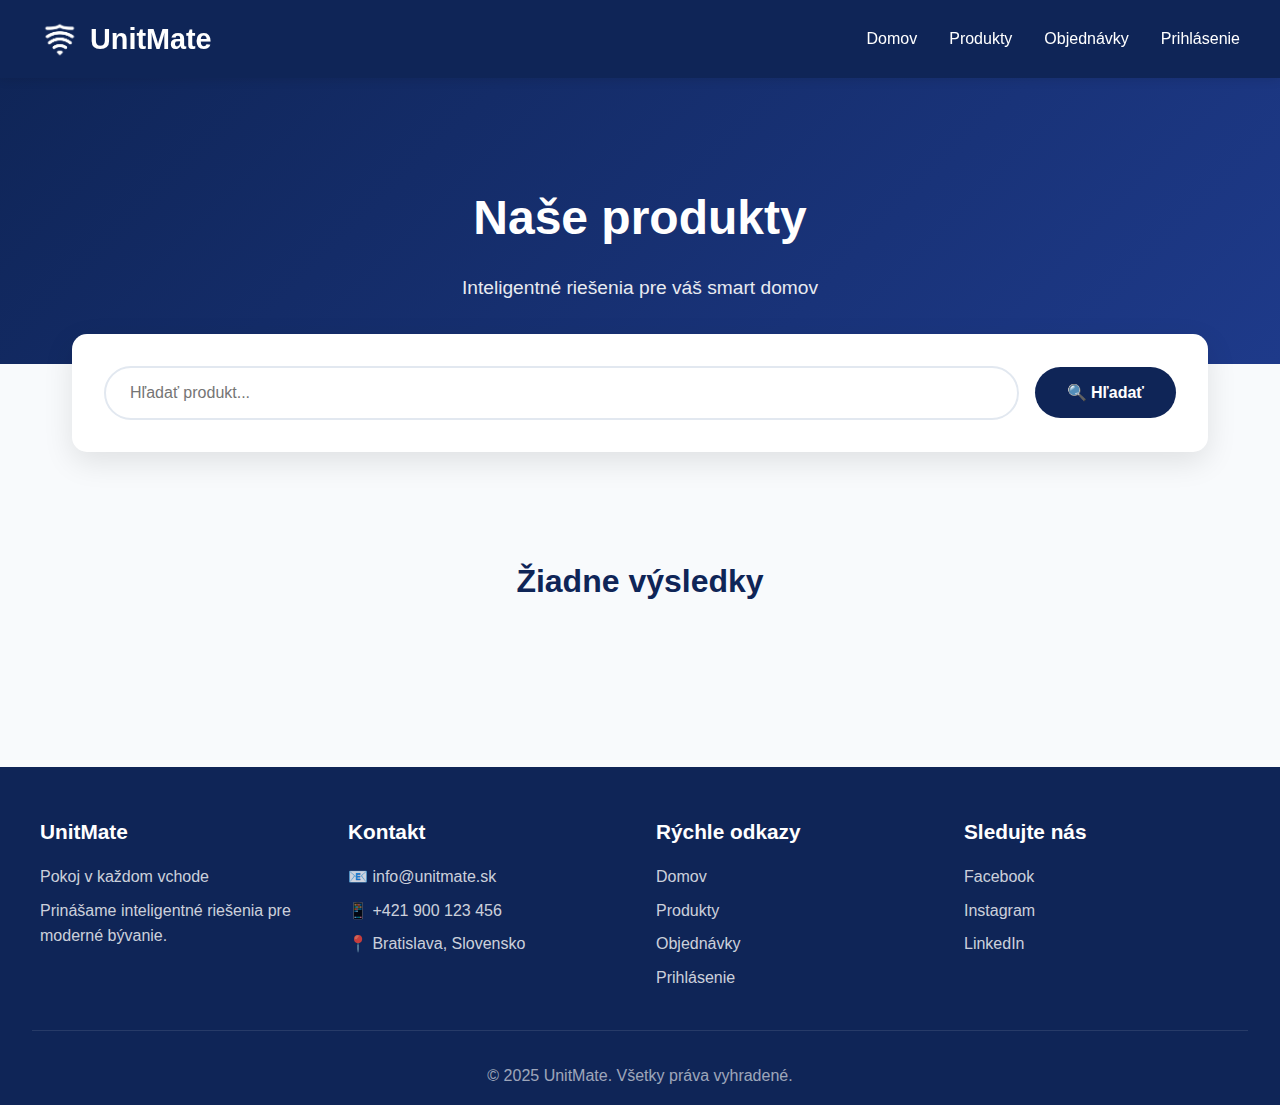
<file: html/produkt_subsite.html>
<!DOCTYPE html>
<html lang="sk">

<head>
    <meta charset="UTF-8">
    <meta name="viewport" content="width=device-width, initial-scale=1.0">
    <title>UnitMate - Detail produktu</title>
    <link rel="stylesheet" href="../css/default.css">
    <style>
        .logo {
            display: flex;
            align-items: center;
            gap: 10px;
            text-decoration: none;
        }

        .logo img {
            height: 40px;
            width: auto;
        }

        * {
            margin: 0;
            padding: 0;
            box-sizing: border-box;
        }

        :root {
            --primary: #0f2557;
            --secondary: #1e3a8a;
            --accent: #3b82f6;
            --light: #f8fafc;
            --text: #1e293b;
            --success: #22c55e;
        }

        body {
            font-family: -apple-system, BlinkMacSystemFont, 'Segoe UI', Roboto, Oxygen, Ubuntu, Cantarell, sans-serif;
            color: var(--text);
            line-height: 1.6;
            background: var(--light);
        }

        /* Navbar */
        nav {
            background: var(--primary);
            padding: 1rem 2rem;
            position: fixed;
            width: 100%;
            top: 0;
            z-index: 1000;
            box-shadow: 0 2px 10px rgba(0, 0, 0, 0.1);
        }

        .nav-container {
            max-width: 1200px;
            margin: 0 auto;
            display: flex;
            justify-content: space-between;
            align-items: center;
        }

        .logo {
            font-size: 1.8rem;
            font-weight: 700;
            color: white;
            text-decoration: none;
        }

        .logo img {
            max-height: 40px;
            margin-right: 10px;
        }

        .nav-links {
            display: flex;
            gap: 2rem;
            list-style: none;
        }

        .nav-links a {
            color: white;
            text-decoration: none;
            transition: color 0.3s;
            font-weight: 500;
        }

        .nav-links a:hover {
            color: var(--accent);
        }

        .menu-toggle {
            display: none;
            flex-direction: column;
            cursor: pointer;
            gap: 5px;
        }

        .menu-toggle span {
            width: 25px;
            height: 3px;
            background: white;
            transition: all 0.3s;
        }

        .menu-toggle.active span:nth-child(1) {
            transform: rotate(45deg) translate(8px, 8px);
        }

        .menu-toggle.active span:nth-child(2) {
            opacity: 0;
        }

        .menu-toggle.active span:nth-child(3) {
            transform: rotate(-45deg) translate(7px, -7px);
        }

        /* Product Container */
        .product-container {
            max-width: 1200px;
            margin: 100px auto 40px;
            padding: 0 2rem;
        }

        .breadcrumb {
            margin-bottom: 2rem;
            color: #64748b;
            font-size: 0.9rem;
        }

        .breadcrumb a {
            color: var(--accent);
            text-decoration: none;
        }

        .breadcrumb a:hover {
            text-decoration: underline;
        }

        .product-main {
            display: grid;
            grid-template-columns: 1fr 1fr;
            gap: 3rem;
            background: white;
            padding: 3rem;
            border-radius: 20px;
            box-shadow: 0 5px 30px rgba(0, 0, 0, 0.08);
            margin-bottom: 3rem;
        }

        /* Image Carousel */
        .product-images {
            position: relative;
        }

        .carousel-container {
            position: relative;
            width: 100%;
            border-radius: 15px;
            overflow: hidden;
            background: white;
            display: flex;
            justify-content: center;
            align-items: center;
            padding: 2rem;
        }

        .carousel-slide {
            display: none;
            width: 100%;
            height: auto;
            align-items: center;
            justify-content: center;
        }

        .carousel-slide.active {
            display: flex;
        }

        .carousel-slide img {
            max-width: 100%;
            height: auto;
            border-radius: 15px;
            display: block;
        }

        .carousel-btn {
            position: absolute;
            top: 50%;
            transform: translateY(-50%);
            background: rgba(255, 255, 255, 0.9);
            border: none;
            width: 50px;
            height: 50px;
            border-radius: 50%;
            cursor: pointer;
            font-size: 1.5rem;
            display: flex;
            align-items: center;
            justify-content: center;
            transition: background 0.3s;
            z-index: 10;
        }

        .carousel-btn:hover {
            background: white;
        }

        .carousel-btn.prev {
            left: 15px;
        }

        .carousel-btn.next {
            right: 15px;
        }

        .carousel-indicators {
            display: flex;
            justify-content: center;
            gap: 0.5rem;
            margin-top: 1rem;
        }

        .indicator {
            width: 12px;
            height: 12px;
            border-radius: 50%;
            background: #cbd5e1;
            cursor: pointer;
            transition: background 0.3s;
        }

        .indicator.active {
            background: var(--accent);
        }

        /* Product Info */
        .product-info {
            display: flex;
            flex-direction: column;
        }

        .product-name {
            font-size: 2.5rem;
            font-weight: 800;
            color: var(--primary);
            margin-bottom: 1rem;
        }

        .product-description {
            font-size: 1.1rem;
            color: #64748b;
            line-height: 1.8;
            margin-bottom: 2rem;
        }

        .product-price {
            font-size: 3rem;
            font-weight: 900;
            color: var(--accent);
            margin-bottom: 2rem;
        }

        .product-availability {
            display: inline-block;
            padding: 0.5rem 1.2rem;
            border-radius: 25px;
            font-weight: 600;
            margin-bottom: 2rem;
            background: #dcfce7;
            color: #15803d;
        }

        .quantity-selector {
            display: flex;
            align-items: center;
            gap: 1rem;
            margin-bottom: 2rem;
        }

        .quantity-label {
            font-weight: 600;
            color: var(--text);
        }

        .quantity-controls {
            display: flex;
            align-items: center;
            gap: 1rem;
            background: #f1f5f9;
            padding: 0.5rem 1rem;
            border-radius: 50px;
        }

        .quantity-btn {
            background: white;
            border: none;
            width: 35px;
            height: 35px;
            border-radius: 50%;
            cursor: pointer;
            font-size: 1.2rem;
            display: flex;
            align-items: center;
            justify-content: center;
            transition: background 0.3s;
        }

        .quantity-btn:hover {
            background: var(--accent);
            color: white;
        }

        .quantity-value {
            min-width: 30px;
            text-align: center;
            font-weight: 600;
            font-size: 1.1rem;
        }

        .add-to-cart-btn {
            background: var(--primary);
            color: white;
            padding: 1.2rem 3rem;
            border: none;
            border-radius: 50px;
            font-size: 1.2rem;
            font-weight: 700;
            cursor: pointer;
            transition: all 0.3s;
            box-shadow: 0 5px 20px rgba(15, 37, 87, 0.3);
        }

        .add-to-cart-btn:hover {
            background: var(--secondary);
            transform: translateY(-3px);
            box-shadow: 0 8px 30px rgba(15, 37, 87, 0.4);
        }

        /* Parameters Section */
        .product-parameters {
            background: white;
            padding: 3rem;
            border-radius: 20px;
            box-shadow: 0 5px 30px rgba(0, 0, 0, 0.08);
            margin-bottom: 3rem;
        }

        .parameters-title {
            font-size: 2rem;
            font-weight: 700;
            color: var(--primary);
            margin-bottom: 2rem;
        }

        .parameters-grid {
            display: grid;
            grid-template-columns: repeat(auto-fit, minmax(300px, 1fr));
            gap: 1.5rem;
        }

        .parameter-item {
            display: flex;
            justify-content: space-between;
            padding: 1rem;
            background: var(--light);
            border-radius: 10px;
            border-left: 4px solid var(--accent);
        }

        .parameter-label {
            font-weight: 600;
            color: var(--text);
        }

        .parameter-value {
            color: #64748b;
            text-align: right;
        }

        /* Footer */
        footer {
            background: var(--primary);
            color: white;
            padding: 3rem 2rem 1rem;
        }

        .footer-content {
            max-width: 1200px;
            margin: 0 auto;
            display: grid;
            grid-template-columns: repeat(auto-fit, minmax(250px, 1fr));
            gap: 2rem;
            margin-bottom: 2rem;
        }

        .footer-section h3 {
            margin-bottom: 1rem;
            font-size: 1.3rem;
        }

        .footer-section p,
        .footer-section a {
            color: rgba(255, 255, 255, 0.8);
            text-decoration: none;
            display: block;
            margin-bottom: 0.5rem;
        }

        .footer-section a:hover {
            color: white;
        }

        .copyright {
            text-align: center;
            padding-top: 2rem;
            border-top: 1px solid rgba(255, 255, 255, 0.1);
            color: rgba(255, 255, 255, 0.6);
        }

        /* profile / auth styles */
        .profile-wrap {
            position: relative;
            font-family: inherit;
        }

        .profile-btn {
            display: inline-flex;
            align-items: center;
            gap: 8px;
            background: transparent;
            border: none;
            color: white;
            cursor: pointer;
            font-weight: 700;
            padding: 6px 10px;
            border-radius: 8px;
            font-size: 0.95rem;
        }

        .profile-icon svg {
            width: 18px;
            height: 18px;
            fill: white;
            opacity: 0.95;
            display: block;
        }

        .profile-name {
            color: white;
            white-space: nowrap;
        }

        .profile-caret {
            color: rgba(255, 255, 255, 0.9);
            font-size: 0.8rem;
        }

        .profile-dropdown {
            display: none;
            position: absolute;
            right: 0;
            top: calc(100% + 8px);
            background: white;
            border-radius: 10px;
            box-shadow: 0 8px 30px rgba(16, 24, 40, 0.12);
            overflow: hidden;
            min-width: 200px;
            z-index: 1500;
            font-size: 0.95rem;
        }

        .profile-item {
            display: block;
            padding: 10px 14px;
            color: var(--text);
            text-decoration: none;
            background: transparent;
            border: 0;
            width: 100%;
            text-align: left;
            cursor: pointer;
        }

        .profile-item:hover {
            background: #f8fafc;
        }

        .profile-item.logout {
            background: #fff7f7;
            color: #b91c1c;
        }

        @media (max-width: 768px) {
            .menu-toggle {
                display: flex;
            }

            .nav-links {
                position: fixed;
                left: -100%;
                top: 60px;
                flex-direction: column;
                background: var(--primary);
                width: 100%;
                text-align: center;
                transition: left 0.3s;
                padding: 2rem 0;
                gap: 0;
                box-shadow: 0 5px 10px rgba(0, 0, 0, 0.2);
            }

            .nav-links.active {
                left: 0;
            }

            .nav-links li {
                padding: 1rem 0;
                border-bottom: 1px solid rgba(255, 255, 255, 0.1);
            }

            .product-main {
                grid-template-columns: 1fr;
                padding: 2rem;
                gap: 2rem;
            }

            .product-name {
                font-size: 2rem;
            }

            .product-price {
                font-size: 2.5rem;
            }

            .carousel-slide {
                font-size: 5rem;
            }

            .carousel-btn {
                width: 40px;
                height: 40px;
                font-size: 1.2rem;
            }

            .parameters-grid {
                grid-template-columns: 1fr;
            }

            .footer-content {
                grid-template-columns: 1fr;
            }
        }
    </style>
</head>

<body>
    <!-- Navbar -->
    <nav>
        <div class="nav-container">
            <a href="../index.html" class="logo">
                <img src="../resources/img/unitmate_logo_wb.png" alt="UnitMate Logo">
                UnitMate
            </a>
            <div class="menu-toggle" id="mobile-menu">
                <span></span>
                <span></span>
                <span></span>
            </div>
            <ul class="nav-links" id="nav-links">
                <li><a href="../index.html">Domov</a></li>
                <li><a href="produkty.html">Produkty</a></li>
                <li><a href="objednavky.html">Objednávky</a></li>
                <li id="authLinkContainer"><a href="login.html">Prihlásenie</a></li>
            </ul>
        </div>
    </nav>

    <!-- Product Container -->
    <div class="product-container">
        <!-- Breadcrumb -->
        <div class="breadcrumb">
            <a href="#produkty">Produkty</a> / <span id="breadcrumb-product">Smart Door Lock</span>
        </div>

        <!-- Product Main Section -->
        <div class="product-main">
            <!-- Image Carousel -->
            <div class="product-images">
                <div class="carousel-container">
                    <div class="carousel-slide active">🔐</div>
                    <div class="carousel-slide">🔒</div>
                    <div class="carousel-slide">📱</div>

                    <button class="carousel-btn prev" onclick="changeSlide(-1)">‹</button>
                    <button class="carousel-btn next" onclick="changeSlide(1)">›</button>
                </div>
                <div class="carousel-indicators">
                    <span class="indicator active" onclick="goToSlide(0)"></span>
                    <span class="indicator" onclick="goToSlide(1)"></span>
                    <span class="indicator" onclick="goToSlide(2)"></span>
                </div>
            </div>

            <!-- Product Info -->
            <div class="product-info">
                <h1 class="product-name">Smart Door Lock</h1>
                <p class="product-description">
                    Inteligentný zámok s pokročilým šifrovaním a ovládaním cez mobilnú aplikáciu.
                    Ponúka viacero spôsobov odomykania vrátane biometrických funkcií, PIN kódu a
                    vzdialeného ovládania. Kompatibilný s väčšinou štandardných dverí a ľahko inštalovateľný.
                </p>

                <div class="product-price">149€</div>

                <span class="product-availability">✓ Skladom</span>

                <div class="quantity-selector">
                    <span class="quantity-label">Množstvo:</span>
                    <div class="quantity-controls">
                        <button class="quantity-btn" onclick="decreaseQuantity()">−</button>
                        <span class="quantity-value" id="quantity">1</span>
                        <button class="quantity-btn" onclick="increaseQuantity()">+</button>
                    </div>
                </div>

                <button class="add-to-cart-btn" onclick="addToCart()">🛒 Pridať do košíka</button>
            </div>
        </div>

        <!-- Parameters Section -->
        <div class="product-parameters">
            <h2 class="parameters-title">Parametre</h2>
            <div class="parameters-grid">
                <div class="parameter-item">
                    <span class="parameter-label">Typ produktu</span>
                    <span class="parameter-value">Inteligentný zámok</span>
                </div>
                <div class="parameter-item">
                    <span class="parameter-label">Konektivita</span>
                    <span class="parameter-value">WiFi, Bluetooth 5.0</span>
                </div>
                <div class="parameter-item">
                    <span class="parameter-label">Napájanie</span>
                    <span class="parameter-value">4x AA batérie (výdrž 12 mesiacov)</span>
                </div>
                <div class="parameter-item">
                    <span class="parameter-label">Materiál</span>
                    <span class="parameter-value">Hliníková zliatina, tvrdené sklo</span>
                </div>
                <div class="parameter-item">
                    <span class="parameter-label">Rozměry</span>
                    <span class="parameter-value">156 x 72 x 28 mm</span>
                </div>
                <div class="parameter-item">
                    <span class="parameter-label">Hmotnosť</span>
                    <span class="parameter-value">680g</span>
                </div>
                <div class="parameter-item">
                    <span class="parameter-label">Odolnosť</span>
                    <span class="parameter-value">IP65 (prachu a vode odolný)</span>
                </div>
                <div class="parameter-item">
                    <span class="parameter-label">Spôsoby odomykania</span>
                    <span class="parameter-value">PIN, odtlačok prsta, aplikácia, klúč</span>
                </div>
                <div class="parameter-item">
                    <span class="parameter-label">Počet užívateľov</span>
                    <span class="parameter-value">Až 100 používateľov</span>
                </div>
                <div class="parameter-item">
                    <span class="parameter-label">Kompatibilita</span>
                    <span class="parameter-value">iOS 12+, Android 8+</span>
                </div>
                <div class="parameter-item">
                    <span class="parameter-label">Záruka</span>
                    <span class="parameter-value">24 mesiacov</span>
                </div>
                <div class="parameter-item">
                    <span class="parameter-label">Krajina pôvodu</span>
                    <span class="parameter-value">Nemecko</span>
                </div>
            </div>
        </div>
    </div>

    <!-- Footer -->
    <footer>
        <div class="footer-content">
            <div class="footer-section">
                <h3>UnitMate</h3>
                <p>Pokoj v každom vchode</p>
                <p>Prinášame inteligentné riešenia pre moderné bývanie.</p>
            </div>
            <div class="footer-section">
                <h3>Kontakt</h3>
                <p>📧 info@unitmate.sk</p>
                <p>📱 +421 900 123 456</p>
                <p>📍 Bratislava, Slovensko</p>
            </div>
            <div class="footer-section">
                <h3>Rýchle odkazy</h3>
                <a href="../index.html">Domov</a>
                <a href="produkty.html">Produkty</a>
                <a href="objednavky.html">Objednávky</a>
                <a href="login.html">Prihlásenie</a>
            </div>
            <div class="footer-section">
                <h3>Sledujte nás</h3>
                <a href="#">Facebook</a>
                <a href="#">Instagram</a>
                <a href="#">LinkedIn</a>
            </div>
        </div>
        <div class="copyright">
            <p>&copy; 2025 UnitMate. Všetky práva vyhradené.</p>
        </div>
    </footer>

    <script>
        document.addEventListener('DOMContentLoaded', () => {
            // Get product data from sessionStorage
            const productData = JSON.parse(sessionStorage.getItem('selectedProduct'));

            if (productData) {
                // Update product details
                document.querySelector('.product-name').textContent = productData.name;
                document.querySelector('.product-description').textContent = productData.description;
                document.querySelector('.product-price').textContent = `${productData.base_price}€`;

                // Update breadcrumb
                document.getElementById('breadcrumb-product').textContent = productData.name;

                // Update product image
                const carouselContainer = document.querySelector('.carousel-container');
                carouselContainer.innerHTML = `
                    <div class="carousel-slide active">
                        <img src="${productData.photo_link}" alt="${productData.name}" style="width: 100%; height: 100%; object-fit: contain;">
                    </div>
                `;

                // Update carousel indicators to show only one dot
                const carouselIndicators = document.querySelector('.carousel-indicators');
                carouselIndicators.innerHTML = `
                    <span class="indicator active"></span>
                `;

                // Remove carousel buttons since we only have one image
                const carouselButtons = document.querySelectorAll('.carousel-btn');
                carouselButtons.forEach(button => button.style.display = 'none');

                // Update availability status
                const availabilitySpan = document.querySelector('.product-availability');
                if (parseInt(productData.status) > 10) {
                    availabilitySpan.textContent = '✓ Skladom';
                    availabilitySpan.style.background = '#dcfce7';
                    availabilitySpan.style.color = '#15803d';
                } else if (parseInt(productData.status) > 0) {
                    availabilitySpan.textContent = 'Posledné kusy';
                    availabilitySpan.style.background = '#fef3c7';
                    availabilitySpan.style.color = '#b45309';
                } else {
                    availabilitySpan.textContent = 'Vypredané';
                    availabilitySpan.style.background = '#fee2e2';
                    availabilitySpan.style.color = '#dc2626';
                }

                // Update add to cart button functionality
                document.querySelector('.add-to-cart-btn').onclick = () => {
                    const quantity = document.getElementById('quantity').textContent;
                    alert(`Pridané do košíka: ${quantity}x ${productData.name}`);
                };
            } else {
                // Redirect back to products page if no product was selected
                window.location.href = 'produkty.html';
            }
        });

        let currentSlide = 0;
        let quantity = 1;

        // Carousel functions
        function changeSlide(direction) {
            const slides = document.querySelectorAll('.carousel-slide');
            const indicators = document.querySelectorAll('.indicator');

            slides[currentSlide].classList.remove('active');
            indicators[currentSlide].classList.remove('active');

            currentSlide = (currentSlide + direction + slides.length) % slides.length;

            slides[currentSlide].classList.add('active');
            indicators[currentSlide].classList.add('active');
        }

        function goToSlide(index) {
            const slides = document.querySelectorAll('.carousel-slide');
            const indicators = document.querySelectorAll('.indicator');

            slides[currentSlide].classList.remove('active');
            indicators[currentSlide].classList.remove('active');

            currentSlide = index;

            slides[currentSlide].classList.add('active');
            indicators[currentSlide].classList.add('active');
        }

        // Quantity functions
        function increaseQuantity() {
            quantity++;
            document.getElementById('quantity').textContent = quantity;
        }

        function decreaseQuantity() {
            if (quantity > 1) {
                quantity--;
                document.getElementById('quantity').textContent = quantity;
            }
        }

        // Add to cart
        function addToCart() {
            alert(`Pridané do košíka: ${quantity}x Smart Door Lock`);
        }

        // Mobile menu toggle
        const mobileMenu = document.getElementById('mobile-menu');
        const navLinks = document.getElementById('nav-links');

        mobileMenu.addEventListener('click', () => {
            mobileMenu.classList.toggle('active');
            navLinks.classList.toggle('active');
        });

        // Close menu when clicking on a link
        const menuLinks = navLinks.querySelectorAll('a');
        menuLinks.forEach(link => {
            link.addEventListener('click', () => {
                mobileMenu.classList.remove('active');
                navLinks.classList.remove('active');
            });
        });

        // Close menu when clicking outside
        document.addEventListener('click', (e) => {
            if (!mobileMenu.contains(e.target) && !navLinks.contains(e.target)) {
                mobileMenu.classList.remove('active');
                navLinks.classList.remove('active');
            }
        });

        // auth UI handled by shared script
    </script>

    <!-- load shared auth UI script -->
    <script src="js/auth.js"></script>
</body>

</html>
</file>
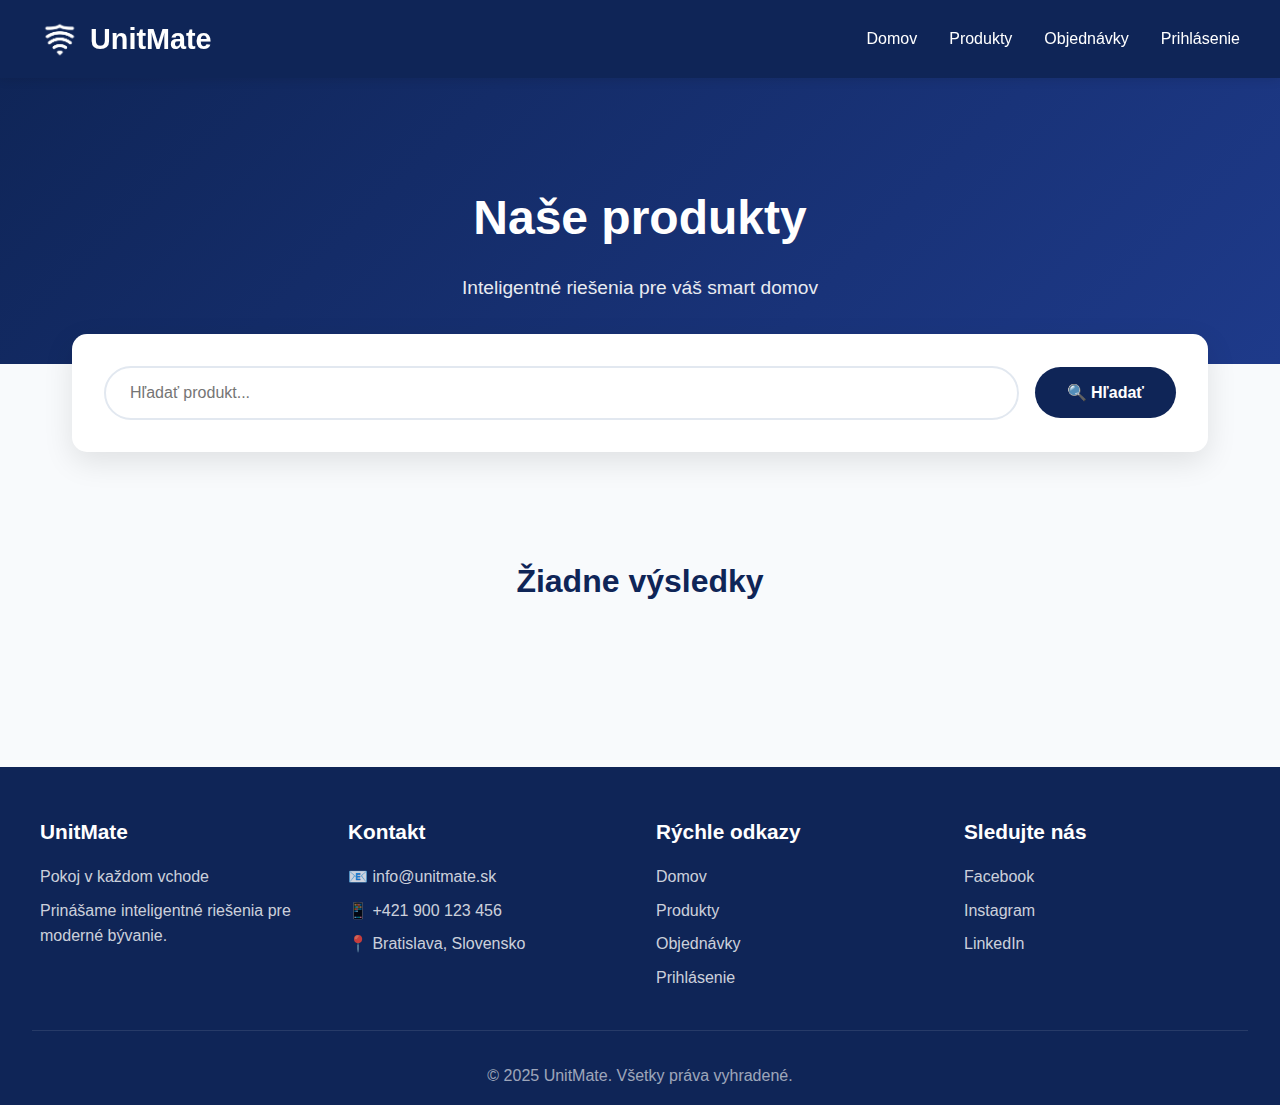
<file: html/produkty.html>
<!DOCTYPE html>
<html lang="sk">

<head>
  <meta charset="UTF-8">
  <meta name="viewport" content="width=device-width, initial-scale=1.0">
  <title>UnitMate - Produkty</title>
  <link rel="stylesheet" href="../css/default.css">
  <style>
    * {
      margin: 0;
      padding: 0;
      box-sizing: border-box;
    }

    :root {
      --primary: #0f2557;
      --secondary: #1e3a8a;
      --accent: #3b82f6;
      --light: #f8fafc;
      --text: #1e293b;
      --success: #22c55e;
      --warning: #f59e0b;
    }

    body {
      font-family: Popins, sans-serif;
      color: var(--text);
      line-height: 1.6;
      background: var(--light);
    }

    /* Navbar */
    nav {
      background: var(--primary);
      padding: 1rem 2rem;
      position: fixed;
      width: 100%;
      top: 0;
      z-index: 1000;
      box-shadow: 0 2px 10px rgba(0, 0, 0, 0.1);
    }

    .nav-container {
      max-width: 1200px;
      margin: 0 auto;
      display: flex;
      justify-content: space-between;
      align-items: center;
    }

    .logo {
      font-size: 1.8rem;
      font-weight: 700;
      color: white;
      text-decoration: none;
    }

    .nav-links {
      display: flex;
      gap: 2rem;
      list-style: none;
    }

    .nav-links a {
      color: white;
      text-decoration: none;
      transition: color 0.3s;
      font-weight: 500;
    }

    .nav-links a:hover {
      color: var(--accent);
    }

    .menu-toggle {
      display: none;
      flex-direction: column;
      cursor: pointer;
      gap: 5px;
    }

    .menu-toggle span {
      width: 25px;
      height: 3px;
      background: white;
      transition: all 0.3s;
    }

    .menu-toggle.active span:nth-child(1) {
      transform: rotate(45deg) translate(8px, 8px);
    }

    .menu-toggle.active span:nth-child(2) {
      opacity: 0;
    }

    .menu-toggle.active span:nth-child(3) {
      transform: rotate(-45deg) translate(7px, -7px);
    }

    /* Products Header */
    .products-header {
      background: linear-gradient(135deg, var(--primary) 0%, var(--secondary) 100%);
      color: white;
      padding: 120px 2rem 60px;
      text-align: center;
      margin-top: 60px;
    }

    .products-header h1 {
      font-size: 3rem;
      margin-bottom: 1rem;
      font-weight: 800;
    }

    .products-header p {
      font-size: 1.2rem;
      opacity: 0.9;
    }

    /* Search Section */
    .search-section {
      max-width: 1200px;
      margin: -30px auto 40px;
      padding: 0 2rem;
    }

    .search-container {
      background: white;
      padding: 2rem;
      border-radius: 15px;
      box-shadow: 0 10px 30px rgba(0, 0, 0, 0.1);
    }

    .search-box {
      display: flex;
      gap: 1rem;
      align-items: center;
    }

    .search-input {
      flex: 1;
      padding: 1rem 1.5rem;
      border: 2px solid #e2e8f0;
      border-radius: 50px;
      font-size: 1rem;
      transition: border-color 0.3s;
    }

    .search-input:focus {
      outline: none;
      border-color: var(--accent);
    }

    .search-button {
      padding: 1rem 2rem;
      background: var(--primary);
      color: white;
      border: none;
      border-radius: 50px;
      font-size: 1rem;
      font-weight: 600;
      cursor: pointer;
      transition: background 0.3s, transform 0.2s;
    }

    .search-button:hover {
      background: var(--secondary);
      transform: translateY(-2px);
    }

    /* Products Grid */
    .products-container {
      max-width: 1200px;
      margin: 40px auto 80px;
      padding: 0 2rem;
    }

    .products-grid {
      display: grid;
      grid-template-columns: repeat(auto-fill, minmax(280px, 1fr));
      gap: 2rem;
    }

    .product-card {
      background: white;
      border-radius: 15px;
      overflow: hidden;
      box-shadow: 0 5px 20px rgba(0, 0, 0, 0.08);
      transition: transform 0.3s, box-shadow 0.3s;
      cursor: pointer;
    }

    .product-card:hover {
      transform: translateY(-10px);
      box-shadow: 0 15px 40px rgba(0, 0, 0, 0.15);
    }

    .product-image {
      width: 100%;
      height: 260px;
      overflow: hidden;
      display: block;
      background: linear-gradient(135deg, var(--accent) 0%, var(--secondary) 100%);
      position: relative;
    }

    .product-image img {
      width: 100%;
      height: 100%;
      object-fit: cover;
      object-position: center;
      display: block;
    }

    .product-info {
      padding: 1.5rem;
    }

    .product-name {
      font-size: 1.3rem;
      font-weight: 700;
      color: var(--primary);
      margin-bottom: 0.5rem;
    }

    .product-description {
      color: #64748b;
      font-size: 0.9rem;
      margin: 0.5rem 0;
      white-space: nowrap;
      overflow: hidden;
      text-overflow: ellipsis;
      max-width: 100%;
    }

    .product-price {
      font-size: 1.8rem;
      font-weight: 800;
      color: var(--accent);
      margin-bottom: 1rem;
    }

    .product-availability {
      display: inline-block;
      padding: 0.4rem 1rem;
      border-radius: 20px;
      font-size: 0.85rem;
      font-weight: 600;
    }

    .available {
      background: #dcfce7;
      color: #15803d;
    }

    .limited {
      background: #fef3c7;
      color: #b45309;
    }

    .unavailable {
      background: #fee2e2;
      color: #dc2626;
    }

    .no-results {
      text-align: center;
      padding: 4rem 2rem;
      color: #64748b;
    }

    .no-results h2 {
      font-size: 2rem;
      margin-bottom: 1rem;
      color: var(--primary);
    }

    /* Footer */
    footer {
      background: var(--primary);
      color: white;
      padding: 3rem 2rem 1rem;
    }

    .footer-content {
      max-width: 1200px;
      margin: 0 auto;
      display: grid;
      grid-template-columns: repeat(auto-fit, minmax(250px, 1fr));
      gap: 2rem;
      margin-bottom: 2rem;
    }

    .footer-section h3 {
      margin-bottom: 1rem;
      font-size: 1.3rem;
    }

    .footer-section p,
    .footer-section a {
      color: rgba(255, 255, 255, 0.8);
      text-decoration: none;
      display: block;
      margin-bottom: 0.5rem;
    }

    .footer-section a:hover {
      color: white;
    }

    .copyright {
      text-align: center;
      padding-top: 2rem;
      border-top: 1px solid rgba(255, 255, 255, 0.1);
      color: rgba(255, 255, 255, 0.6);
    }

    /* ===== profile / auth styles (added) ===== */
    .profile-wrap {
      position: relative;
      font-family: inherit;
    }

    .profile-btn {
      display: inline-flex;
      align-items: center;
      gap: 8px;
      background: transparent;
      border: none;
      color: white;
      cursor: pointer;
      font-weight: 600;
      padding: 6px 10px;
      border-radius: 8px;
      font-size: 0.95rem;
    }

    .profile-btn:focus {
      outline: 2px solid rgba(255, 255, 255, 0.12);
      outline-offset: 2px;
    }

    .profile-icon svg {
      width: 18px;
      height: 18px;
      fill: white;
      opacity: 0.95;
      display: block;
    }

    .profile-name {
      color: white;
      white-space: nowrap;
    }

    .profile-caret {
      color: rgba(255, 255, 255, 0.9);
      font-size: 0.8rem;
    }

    .profile-dropdown {
      display: none;
      position: absolute;
      right: 0;
      top: calc(100% + 8px);
      background: white;
      border-radius: 10px;
      box-shadow: 0 8px 30px rgba(16, 24, 40, 0.12);
      overflow: hidden;
      min-width: 200px;
      z-index: 1500;
      font-size: 0.95rem;
    }

    .profile-item {
      display: block;
      padding: 10px 14px;
      color: var(--text);
      text-decoration: none;
      background: transparent;
      border: 0;
      width: 100%;
      text-align: left;
      cursor: pointer;
    }

    .profile-item:hover {
      background: #f8fafc;
    }

    .profile-item.logout {
      background: #fff7f7;
      color: #b91c1c;
    }

    @media (max-width: 768px) {
      .products-header h1 {
        font-size: 2rem;
      }

      .menu-toggle {
        display: flex;
      }

      .nav-links {
        position: fixed;
        left: -100%;
        top: 60px;
        flex-direction: column;
        background: var(--primary);
        width: 100%;
        text-align: center;
        transition: left 0.3s;
        padding: 2rem 0;
        gap: 0;
        box-shadow: 0 5px 10px rgba(0, 0, 0, 0.2);
      }

      .nav-links.active {
        left: 0;
      }

      .nav-links li {
        padding: 1rem 0;
        border-bottom: 1px solid rgba(255, 255, 255, 0.1);
      }

      .search-box {
        flex-direction: column;
      }

      .search-button {
        width: 100%;
      }

      .products-grid {
        grid-template-columns: 1fr;
      }

      .footer-content {
        grid-template-columns: 1fr;
      }

      .profile-btn {
        color: white;
        font-size: 0.95rem;
      }

      .profile-name {
        max-width: 120px;
        overflow: hidden;
        text-overflow: ellipsis;
        display: inline-block;
        vertical-align: middle;
      }
    }

    .logo {
      display: flex;
      align-items: center;
      gap: 10px;
      text-decoration: none;
    }

    .logo img {
      height: 40px;
      width: auto;
    }

    /* ===== end profile styles ===== */
  </style>
</head>

<body>
  <!-- Navbar -->
  <nav>
    <div class="nav-container">
      <a href="../index.html" class="logo">
        <img src="../resources/img/unitmate_logo_wb.png" alt="UnitMate Logo">
        UnitMate
      </a>
      <div class="menu-toggle" id="mobile-menu">
        <span></span>
        <span></span>
        <span></span>
      </div>
      <ul class="nav-links" id="nav-links">
        <li><a href="../index.html">Domov</a></li>
        <li><a href="produkty.html">Produkty</a></li>
        <li><a href="objednavky.html">Objednávky</a></li>
        <li id="authLinkContainer"><a href="login.html">Prihlásenie</a></li>
      </ul>
    </div>
  </nav>

  <!-- Products Header -->
  <section class="products-header">
    <h1>Naše produkty</h1>
    <p>Inteligentné riešenia pre váš smart domov</p>
  </section>

  <!-- Search Section -->
  <section class="search-section">
    <div class="search-container">
      <div class="search-box">
        <input type="text" class="search-input" id="searchInput" placeholder="Hľadať produkt...">
        <button class="search-button" onclick="searchProducts()">🔍 Hľadať</button>
      </div>
    </div>
  </section>

  <!-- Products Grid -->
  <section class="products-container">
    <div class="products-grid" id="productsGrid">
      <!-- Products will be populated by JavaScript -->
    </div>
    <div class="no-results" id="noResults" style="display: none;">
      <h2>Žiadne výsledky</h2>
    </div>
  </section>

  <!-- Footer -->
  <footer>
    <div class="footer-content">
      <div class="footer-section">
        <h3>UnitMate</h3>
        <p>Pokoj v každom vchode</p>
        <p>Prinášame inteligentné riešenia pre moderné bývanie.</p>
      </div>
      <div class="footer-section">
        <h3>Kontakt</h3>
        <p>📧 info@unitmate.sk</p>
        <p>📱 +421 900 123 456</p>
        <p>📍 Bratislava, Slovensko</p>
      </div>
      <div class="footer-section">
        <h3>Rýchle odkazy</h3>
        <a href="../index.html">Domov</a>
        <a href="produkty.html">Produkty</a>
        <a href="objednavky.html">Objednávky</a>
        <a href="login.html">Prihlásenie</a>
      </div>
      <div class="footer-section">
        <h3>Sledujte nás</h3>
        <a href="#">Facebook</a>
        <a href="#">Instagram</a>
        <a href="#">LinkedIn</a>
      </div>
    </div>
    <div class="copyright">
      <p>&copy; 2025 UnitMate. Všetky práva vyhradené.</p>
    </div>
  </footer>

  <script>
    let products = []; // Global products array

    async function loadProducts() {
      try {
        const response = await fetch('http://localhost/ssostaitchallenge/php/products_json_api.php');
        if (!response.ok) {
          throw new Error(`HTTP error! status: ${response.status}`);
        }
        products = await response.json();
        renderProducts(products);
      } catch (error) {
        console.error('Error:', error);
        renderProducts([]);
      }
    }

    function searchProducts() {
      const searchInput = document.getElementById('searchInput');
      const searchTerm = searchInput.value.toLowerCase().trim();
      const productCards = document.querySelectorAll('.product-card');
      const noResults = document.getElementById('noResults');
      let hasVisibleProducts = false;

      productCards.forEach(card => {
        const name = card.querySelector('.product-name').textContent.toLowerCase();
        const description = card.querySelector('.product-description').textContent.toLowerCase();

        if (name.includes(searchTerm) || description.includes(searchTerm) || searchTerm === '') {
          card.style.display = 'block';
          hasVisibleProducts = true;
        } else {
          card.style.display = 'none';
        }
      });

      // Show/hide no results message
      const grid = document.getElementById('productsGrid');
      if (!hasVisibleProducts) {
        grid.style.display = 'none';
        noResults.style.display = 'block';
      } else {
        grid.style.display = 'grid';
        noResults.style.display = 'none';
      }
    }

    function renderProducts(productsToRender) {
      const grid = document.getElementById('productsGrid');
      const noResults = document.getElementById('noResults');

      if (!productsToRender || productsToRender.length === 0) {
        grid.style.display = 'none';
        noResults.style.display = 'block';
        return;
      }

      grid.style.display = 'grid';
      noResults.style.display = 'none';

      grid.innerHTML = productsToRender.map(product => `
            <div class="product-card" onclick="goToProductDetail(${JSON.stringify(product).replace(/"/g, '&quot;')})">
                <div class="product-image">
                    <img src="${product.photo_link}" alt="${product.name}">
                </div>
                <div class="product-info">
                    <h3 class="product-name">${product.name}</h3>
                    <p class="product-description">${product.description}</p>
                    <div class="product-price">${product.base_price}€</div>
                    <span class="product-availability ${getAvailabilityClass(product.status)}">
                        ${getAvailabilityText(product.status)}
                    </span>
                </div>
            </div>
        `).join('');
    }

    function getAvailabilityClass(status) {
      status = parseInt(status);
      if (status > 10) return 'available';
      if (status > 0) return 'limited';
      return 'unavailable';
    }

    function getAvailabilityText(status) {
      status = parseInt(status);
      if (status > 10) return 'Skladom';
      if (status > 0) return 'Posledné kusy';
      return 'Vypredané';
    }

    function goToProductDetail(product) {
      // Store product data in sessionStorage
      sessionStorage.setItem('selectedProduct', JSON.stringify(product));
      // Redirect to product detail page
      window.location.href = 'produkt_subsite.html';
    }

    // Add event listeners
    document.addEventListener('DOMContentLoaded', () => {
      loadProducts();
      const searchInput = document.getElementById('searchInput');
      if (searchInput) {
        searchInput.addEventListener('input', searchProducts);
      }
    });
  </script>

  <!-- load shared auth UI script -->
  <script src="js/auth.js"></script>
</body>

</html>
</file>
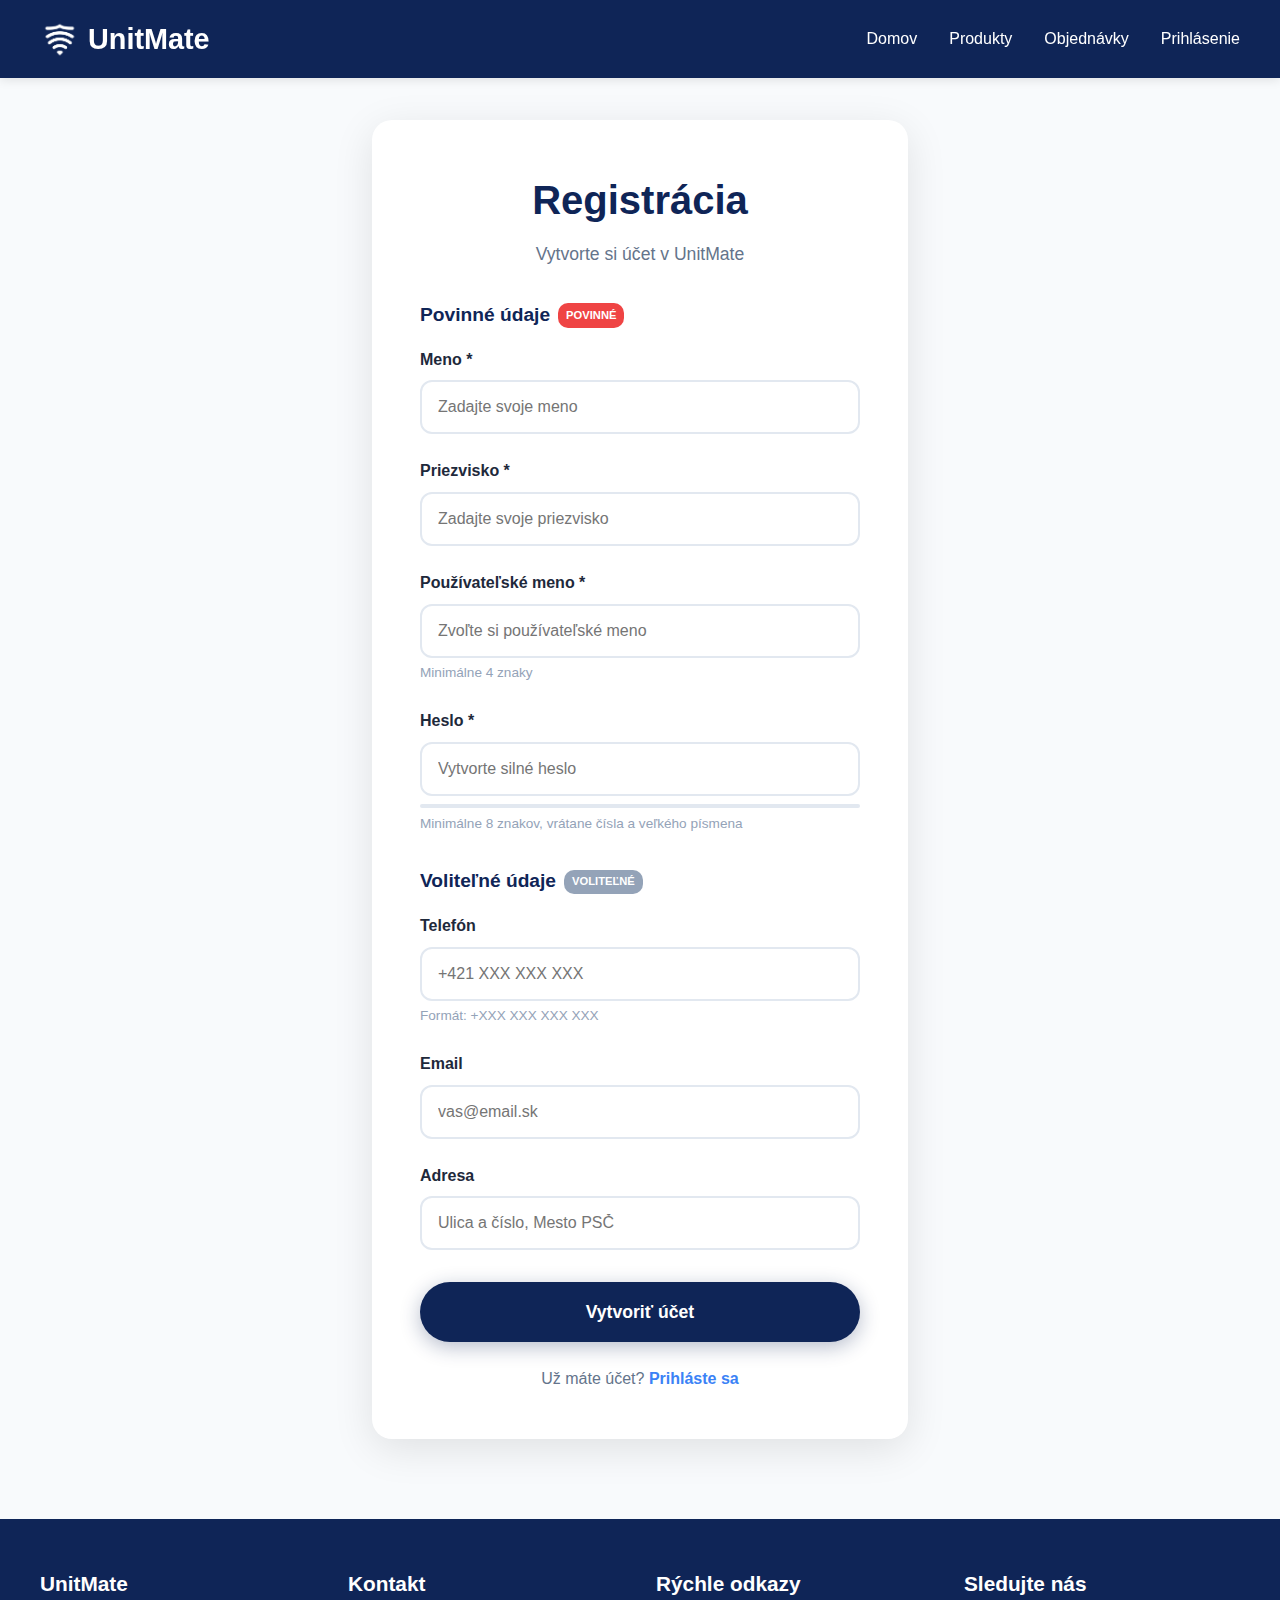
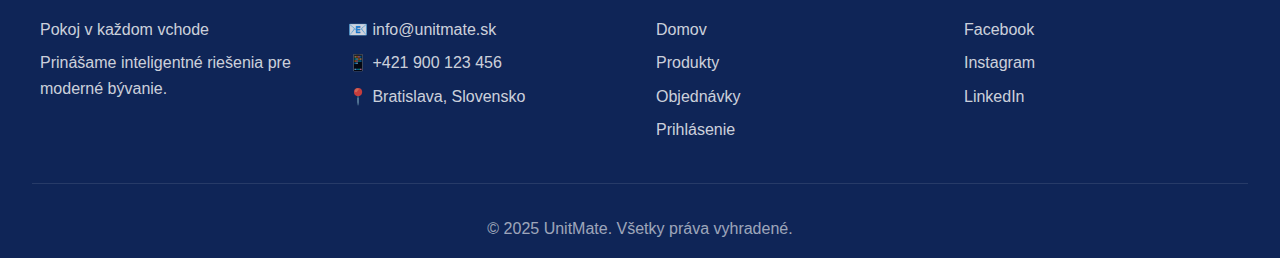
<file: html/register.html>
<!DOCTYPE html>
<html lang="sk">

<head>
    <meta charset="UTF-8">
    <meta name="viewport" content="width=device-width, initial-scale=1.0">
    <title>UnitMate - Registrácia</title>
    <link rel="stylesheet" href="../css/default.css">
    <style>
        * {
            margin: 0;
            padding: 0;
            box-sizing: border-box;
        }

        :root {
            --primary: #0f2557;
            --secondary: #1e3a8a;
            --accent: #3b82f6;
            --light: #f8fafc;
            --text: #1e293b;
            --success: #22c55e;
            --danger: #ef4444;
        }

        body {
            font-family: -apple-system, BlinkMacSystemFont, 'Segoe UI', Roboto, Oxygen, Ubuntu, Cantarell, sans-serif;
            color: var(--text);
            line-height: 1.6;
            background: var(--light);
        }

        /* Navbar */
        nav {
            background: var(--primary);
            padding: 1rem 2rem;
            position: fixed;
            width: 100%;
            top: 0;
            z-index: 1000;
            box-shadow: 0 2px 10px rgba(0, 0, 0, 0.1);
        }

        .nav-container {
            max-width: 1200px;
            margin: 0 auto;
            display: flex;
            justify-content: space-between;
            align-items: center;
        }

        .logo {
            font-size: 1.8rem;
            font-weight: 700;
            color: white;
            text-decoration: none;
            display: flex;
            align-items: center;
            gap: 0.5rem;
        }

        .logo img {
            height: 40px;
            width: auto;
        }

        .nav-links {
            display: flex;
            gap: 2rem;
            list-style: none;
        }

        .nav-links a {
            color: white;
            text-decoration: none;
            transition: color 0.3s;
            font-weight: 500;
        }

        .nav-links a:hover {
            color: var(--accent);
        }

        .menu-toggle {
            display: none;
            flex-direction: column;
            cursor: pointer;
            gap: 5px;
        }

        .menu-toggle span {
            width: 25px;
            height: 3px;
            background: white;
            transition: all 0.3s;
        }

        .menu-toggle.active span:nth-child(1) {
            transform: rotate(45deg) translate(8px, 8px);
        }

        .menu-toggle.active span:nth-child(2) {
            opacity: 0;
        }

        .menu-toggle.active span:nth-child(3) {
            transform: rotate(-45deg) translate(7px, -7px);
        }

        /* Register Container */
        .register-container {
            max-width: 600px;
            margin: 120px auto 80px;
            padding: 0 2rem;
        }

        .register-card {
            background: white;
            border-radius: 20px;
            padding: 3rem;
            box-shadow: 0 10px 40px rgba(0, 0, 0, 0.1);
        }

        .register-header {
            text-align: center;
            margin-bottom: 2rem;
        }

        .register-title {
            font-size: 2.5rem;
            font-weight: 800;
            color: var(--primary);
            margin-bottom: 0.5rem;
        }

        .register-subtitle {
            color: #64748b;
            font-size: 1.1rem;
        }

        .form-section {
            margin-bottom: 2rem;
        }

        .section-title {
            font-size: 1.2rem;
            font-weight: 700;
            color: var(--primary);
            margin-bottom: 1rem;
            display: flex;
            align-items: center;
            gap: 0.5rem;
        }

        .required-badge {
            background: var(--danger);
            color: white;
            font-size: 0.7rem;
            padding: 0.2rem 0.5rem;
            border-radius: 10px;
            font-weight: 600;
        }

        .optional-badge {
            background: #94a3b8;
            color: white;
            font-size: 0.7rem;
            padding: 0.2rem 0.5rem;
            border-radius: 10px;
            font-weight: 600;
        }

        .form-group {
            margin-bottom: 1.5rem;
        }

        .form-label {
            display: block;
            margin-bottom: 0.5rem;
            font-weight: 600;
            color: var(--text);
        }

        .form-input {
            width: 100%;
            padding: 1rem;
            border: 2px solid #e2e8f0;
            border-radius: 12px;
            font-size: 1rem;
            transition: all 0.3s;
            font-family: inherit;
        }

        .form-input:focus {
            outline: none;
            border-color: var(--accent);
            box-shadow: 0 0 0 3px rgba(59, 130, 246, 0.1);
        }

        .form-input.error {
            border-color: var(--danger);
        }

        .error-message {
            color: var(--danger);
            font-size: 0.85rem;
            margin-top: 0.5rem;
            display: none;
        }

        .error-message.show {
            display: block;
        }

        .input-hint {
            color: #94a3b8;
            font-size: 0.85rem;
            margin-top: 0.3rem;
        }

        .password-strength {
            margin-top: 0.5rem;
        }

        .strength-bar {
            height: 4px;
            background: #e2e8f0;
            border-radius: 2px;
            overflow: hidden;
            margin-bottom: 0.3rem;
        }

        .strength-fill {
            height: 100%;
            width: 0%;
            transition: all 0.3s;
        }

        .strength-text {
            font-size: 0.85rem;
            font-weight: 600;
        }

        .register-btn {
            width: 100%;
            padding: 1.2rem;
            background: var(--primary);
            color: white;
            border: none;
            border-radius: 50px;
            font-size: 1.1rem;
            font-weight: 700;
            cursor: pointer;
            transition: all 0.3s;
            box-shadow: 0 5px 20px rgba(15, 37, 87, 0.3);
        }

        .register-btn:hover {
            background: var(--secondary);
            transform: translateY(-3px);
            box-shadow: 0 8px 30px rgba(15, 37, 87, 0.4);
        }

        .register-btn:disabled {
            background: #94a3b8;
            cursor: not-allowed;
            transform: none;
        }

        .login-link {
            text-align: center;
            margin-top: 1.5rem;
            color: #64748b;
        }

        .login-link a {
            color: var(--accent);
            text-decoration: none;
            font-weight: 600;
        }

        .login-link a:hover {
            text-decoration: underline;
        }

        .success-message {
            background: #dcfce7;
            color: #15803d;
            padding: 1rem;
            border-radius: 12px;
            margin-bottom: 1.5rem;
            display: none;
            font-weight: 600;
        }

        .success-message.show {
            display: block;
        }

        /* Footer */
        footer {
            background: var(--primary);
            color: white;
            padding: 3rem 2rem 1rem;
        }

        .footer-content {
            max-width: 1200px;
            margin: 0 auto;
            display: grid;
            grid-template-columns: repeat(auto-fit, minmax(250px, 1fr));
            gap: 2rem;
            margin-bottom: 2rem;
        }

        .footer-section h3 {
            margin-bottom: 1rem;
            font-size: 1.3rem;
        }

        .footer-section p,
        .footer-section a {
            color: rgba(255, 255, 255, 0.8);
            text-decoration: none;
            display: block;
            margin-bottom: 0.5rem;
        }

        .footer-section a:hover {
            color: white;
        }

        .copyright {
            text-align: center;
            padding-top: 2rem;
            border-top: 1px solid rgba(255, 255, 255, 0.1);
            color: rgba(255, 255, 255, 0.6);
        }

        @media (max-width: 768px) {
            .menu-toggle {
                display: flex;
            }

            .nav-links {
                position: fixed;
                left: -100%;
                top: 60px;
                flex-direction: column;
                background: var(--primary);
                width: 100%;
                text-align: center;
                transition: left 0.3s;
                padding: 2rem 0;
                gap: 0;
                box-shadow: 0 5px 10px rgba(0, 0, 0, 0.2);
            }

            .nav-links.active {
                left: 0;
            }

            .nav-links li {
                padding: 1rem 0;
                border-bottom: 1px solid rgba(255, 255, 255, 0.1);
            }

            .register-card {
                padding: 2rem;
            }

            .register-title {
                font-size: 2rem;
            }

            .footer-content {
                grid-template-columns: 1fr;
            }
        }
    </style>
</head>

<body>
    <!-- Navbar -->
    <nav>
        <div class="nav-container">
            <a href="../index.html" class="logo">
                <img src="../resources/img/unitmate_logo_wb.png" alt="UnitMate Logo">
                UnitMate
            </a>
            <div class="menu-toggle" id="mobile-menu">
                <span></span>
                <span></span>
                <span></span>
            </div>
            <ul class="nav-links" id="nav-links">
                <li><a href="../index.html">Domov</a></li>
                <li><a href="produkty.html">Produkty</a></li>
                <li><a href="objednavky.html">Objednávky</a></li>
                <li><a href="login.html">Prihlásenie</a></li>
            </ul>
        </div>
    </nav>

    <!-- Register Container -->
    <div class="register-container">
        <div class="register-card">
            <div class="register-header">
                <h1 class="register-title">Registrácia</h1>
                <p class="register-subtitle">Vytvorte si účet v UnitMate</p>
            </div>

            <div class="success-message" id="successMessage">
                ✓ Účet bol úspešne vytvorený!
            </div>

            <form id="registerForm">
                <!-- Required Fields -->
                <div class="form-section">
                    <div class="section-title">
                        Povinné údaje
                        <span class="required-badge">POVINNÉ</span>
                    </div>

                    <div class="form-group">
                        <label class="form-label" for="firstName">Meno *</label>
                        <input type="text" id="firstName" name="firstname" class="form-input" required
                            placeholder="Zadajte svoje meno">
                        <div class="error-message" id="firstNameError">Meno je povinné</div>
                    </div>

                    <div class="form-group">
                        <label class="form-label" for="lastName">Priezvisko *</label>
                        <input type="text" id="lastName" name="lastname" class="form-input" required
                            placeholder="Zadajte svoje priezvisko">
                        <div class="error-message" id="lastNameError">Priezvisko je povinné</div>
                    </div>

                    <div class="form-group">
                        <label class="form-label" for="username">Používateľské meno *</label>
                        <input type="text" id="username" name="login" class="form-input" required
                            placeholder="Zvoľte si používateľské meno">
                        <div class="input-hint">Minimálne 4 znaky</div>
                        <div class="error-message" id="usernameError">Používateľské meno musí mať aspoň 4 znaky</div>
                    </div>

                    <div class="form-group">
                        <label class="form-label" for="password">Heslo *</label>
                        <input type="password" id="password" name="password" class="form-input" required
                            placeholder="Vytvorte silné heslo">
                        <div class="password-strength">
                            <div class="strength-bar">
                                <div class="strength-fill" id="strengthFill"></div>
                            </div>
                            <div class="strength-text" id="strengthText"></div>
                        </div>
                        <div class="input-hint">Minimálne 8 znakov, vrátane čísla a veľkého písmena</div>
                        <div class="error-message" id="passwordError">Heslo musí mať aspoň 8 znakov</div>
                    </div>
                </div>

                <!-- Optional Fields -->
                <div class="form-section">
                    <div class="section-title">
                        Voliteľné údaje
                        <span class="optional-badge">VOLITEĽNÉ</span>
                    </div>

                    <div class="form-group">
                        <label class="form-label" for="telephone">Telefón</label>
                        <input type="tel" id="telephone" name="telephone" class="form-input"
                            placeholder="+421 XXX XXX XXX">
                        <div class="input-hint">Formát: +XXX XXX XXX XXX</div>
                        <div class="error-message" id="telephoneError">Neplatný formát telefónneho čísla</div>
                    </div>

                    <div class="form-group">
                        <label class="form-label" for="email">Email</label>
                        <input type="email" id="email" name="email" class="form-input" placeholder="vas@email.sk">
                        <div class="error-message" id="emailError">Neplatný email</div>
                    </div>

                    <div class="form-group">
                        <label class="form-label" for="address">Adresa</label>
                        <input type="text" id="address" name="address" class="form-input"
                            placeholder="Ulica a číslo, Mesto PSČ">
                    </div>
                </div>

                <button type="submit" class="register-btn">Vytvoriť účet</button>
            </form>

            <div class="login-link">
                Už máte účet? <a href="login.html">Prihláste sa</a>
            </div>
        </div>
    </div>

    <!-- Footer -->
    <footer>
        <div class="footer-content">
            <div class="footer-section">
                <h3>UnitMate</h3>
                <p>Pokoj v každom vchode</p>
                <p>Prinášame inteligentné riešenia pre moderné bývanie.</p>
            </div>
            <div class="footer-section">
                <h3>Kontakt</h3>
                <p>📧 info@unitmate.sk</p>
                <p>📱 +421 900 123 456</p>
                <p>📍 Bratislava, Slovensko</p>
            </div>
            <div class="footer-section">
                <h3>Rýchle odkazy</h3>
                <a href="#home">Domov</a>
                <a href="#produkty">Produkty</a>
                <a href="#objednavky">Objednávky</a>
                <a href="#prihlasenie">Prihlásenie</a>
            </div>
            <div class="footer-section">
                <h3>Sledujte nás</h3>
                <a href="#">Facebook</a>
                <a href="#">Instagram</a>
                <a href="#">LinkedIn</a>
            </div>
        </div>
        <div class="copyright">
            <p>&copy; 2025 UnitMate. Všetky práva vyhradené.</p>
        </div>
    </footer>

    <script>
        // Password strength checker
        const passwordInput = document.getElementById('password');
        const strengthFill = document.getElementById('strengthFill');
        const strengthText = document.getElementById('strengthText');

        passwordInput.addEventListener('input', function () {
            const password = this.value;
            let strength = 0;

            if (password.length >= 8) strength++;
            if (password.match(/[a-z]/)) strength++;
            if (password.match(/[A-Z]/)) strength++;
            if (password.match(/[0-9]/)) strength++;
            if (password.match(/[^a-zA-Z0-9]/)) strength++;

            const percentage = (strength / 5) * 100;
            strengthFill.style.width = percentage + '%';

            if (strength <= 2) {
                strengthFill.style.background = '#ef4444';
                strengthText.textContent = 'Slabé heslo';
                strengthText.style.color = '#ef4444';
            } else if (strength <= 3) {
                strengthFill.style.background = '#f59e0b';
                strengthText.textContent = 'Stredné heslo';
                strengthText.style.color = '#f59e0b';
            } else {
                strengthFill.style.background = '#22c55e';
                strengthText.textContent = 'Silné heslo';
                strengthText.style.color = '#22c55e';
            }
        });

        // Form validation
        function validateForm() {
            let isValid = true;

            // Clear previous errors
            document.querySelectorAll('.form-input').forEach(input => {
                input.classList.remove('error');
            });
            document.querySelectorAll('.error-message').forEach(msg => {
                msg.classList.remove('show');
            });

            // Validate first name
            const firstName = document.getElementById('firstName');
            if (firstName.value.trim() === '') {
                firstName.classList.add('error');
                document.getElementById('firstNameError').classList.add('show');
                isValid = false;
            }

            // Validate last name
            const lastName = document.getElementById('lastName');
            if (lastName.value.trim() === '') {
                lastName.classList.add('error');
                document.getElementById('lastNameError').classList.add('show');
                isValid = false;
            }

            // Validate username
            const username = document.getElementById('username');
            if (username.value.trim().length < 4) {
                username.classList.add('error');
                document.getElementById('usernameError').classList.add('show');
                isValid = false;
            }

            // Validate password
            const password = document.getElementById('password');
            if (password.value.length < 8) {
                password.classList.add('error');
                document.getElementById('passwordError').classList.add('show');
                isValid = false;
            }

            // Validate telephone (optional but if filled must be valid)
            const telephone = document.getElementById('telephone');
            if (telephone.value.trim() !== '') {
                const phoneRegex = /^\+\d{1,3}\s\d{3}\s\d{3}\s\d{3}$/;
                if (!phoneRegex.test(telephone.value.trim())) {
                    telephone.classList.add('error');
                    document.getElementById('telephoneError').classList.add('show');
                    isValid = false;
                }
            }

            // Validate email (optional but if filled must be valid)
            const email = document.getElementById('email');
            if (email.value.trim() !== '') {
                const emailRegex = /^[^\s@]+@[^\s@]+\.[^\s@]+$/;
                if (!emailRegex.test(email.value.trim())) {
                    email.classList.add('error');
                    document.getElementById('emailError').classList.add('show');
                    isValid = false;
                }
            }

            return isValid;
        }

        // Form submission
        document.getElementById('registerForm').addEventListener('submit', async function (e) {
            e.preventDefault();

            if (!validateForm()) {
                return;
            }

            // Prepare data for database
            const formData = {
                firstname: document.getElementById('firstName').value.trim(),
                lastname: document.getElementById('lastName').value.trim(),
                login: document.getElementById('username').value.trim(),
                password: document.getElementById('password').value,
                telephone: document.getElementById('telephone').value.trim() || null,
                email: document.getElementById('email').value.trim() || null,
                address: document.getElementById('address').value.trim() || null
            };

            try {
                const response = await fetch('../php/register_user.php', {
                    method: 'POST',
                    headers: {
                        'Content-Type': 'application/json',
                    },
                    body: JSON.stringify(formData)
                });

                const result = await response.json();

                if (result.success) {
                    // Show success message
                    document.getElementById('successMessage').classList.add('show');

                    // Reset form
                    this.reset();
                    strengthFill.style.width = '0%';
                    strengthText.textContent = '';

                    // Scroll to success message
                    document.getElementById('successMessage').scrollIntoView({ behavior: 'smooth' });
                } else {
                    throw new Error(result.message);
                }
            } catch (error) {
                console.error('Error:', error);
                alert('Chyba pri registrácii: ' + error.message);
            }
        });

        // Mobile menu toggle
        const mobileMenu = document.getElementById('mobile-menu');
        const navLinks = document.getElementById('nav-links');

        mobileMenu.addEventListener('click', () => {
            mobileMenu.classList.toggle('active');
            navLinks.classList.toggle('active');
        });

        const menuLinks = navLinks.querySelectorAll('a');
        menuLinks.forEach(link => {
            link.addEventListener('click', () => {
                mobileMenu.classList.remove('active');
                navLinks.classList.remove('active');
            });
        });

        document.addEventListener('click', (e) => {
            if (!mobileMenu.contains(e.target) && !navLinks.contains(e.target)) {
                mobileMenu.classList.remove('active');
                navLinks.classList.remove('active');
            }
        });
    </script>
</body>

</html>
</file>
<file: css/default.css>
/* Reset and base styles */
* {
    margin: 0;
    padding: 0;
    box-sizing: border-box;
}

:root {
    --primary: #0f2557;
    --secondary: #1e3a8a;
    --accent: #3b82f6;
    --light: #f8fafc;
    --text: #1e293b;
    --success: #22c55e;
    --warning: #f59e0b;
    --danger: #ef4444;
}

body {
    font-family: -apple-system, BlinkMacSystemFont, 'Segoe UI', Roboto, Oxygen, Ubuntu, Cantarell, sans-serif;
    color: var(--text);
    line-height: 1.6;
    background: var(--light);
}

/* Navbar */
nav {
    background: var(--primary);
    padding: 1rem 2rem;
    position: fixed;
    width: 100%;
    top: 0;
    z-index: 1000;
    box-shadow: 0 2px 10px rgba(0, 0, 0, 0.1);
}

.nav-container {
    max-width: 1200px;
    margin: 0 auto;
    display: flex;
    justify-content: space-between;
    align-items: center;
}

.logo {
    display: flex;
    align-items: center;
    gap: 10px;
    text-decoration: none;
}

.logo img {
    height: 40px;
    width: auto;
}

.nav-links {
    display: flex;
    gap: 2rem;
    list-style: none;
}

.nav-links a {
    color: white;
    text-decoration: none;
    transition: color 0.3s;
    font-weight: 500;
}

.nav-links a:hover {
    color: var(--accent);
}

.menu-toggle {
    display: none;
    flex-direction: column;
    cursor: pointer;
    gap: 5px;
}

.menu-toggle span {
    width: 25px;
    height: 3px;
    background: white;
    transition: all 0.3s;
}

.menu-toggle.active span:nth-child(1) {
    transform: rotate(45deg) translate(8px, 8px);
}

.menu-toggle.active span:nth-child(2) {
    opacity: 0;
}

.menu-toggle.active span:nth-child(3) {
    transform: rotate(-45deg) translate(7px, -7px);
}

/* Footer */
footer {
    background: var(--primary);
    color: white;
    padding: 3rem 2rem 1rem;
}

.footer-content {
    max-width: 1200px;
    margin: 0 auto;
    display: grid;
    grid-template-columns: repeat(auto-fit, minmax(250px, 1fr));
    gap: 2rem;
    margin-bottom: 2rem;
}

.footer-section h3 {
    margin-bottom: 1rem;
    font-size: 1.3rem;
}

.footer-section p,
.footer-section a {
    color: rgba(255, 255, 255, 0.8);
    text-decoration: none;
    display: block;
    margin-bottom: 0.5rem;
}

.footer-section a:hover {
    color: white;
}

.copyright {
    text-align: center;
    padding-top: 2rem;
    border-top: 1px solid rgba(255, 255, 255, 0.1);
    color: rgba(255, 255, 255, 0.6);
}

/* Profile/Auth styles */
.profile-wrap {
    position: relative;
    font-family: inherit;
}

.profile-btn {
    display: inline-flex;
    align-items: center;
    gap: 8px;
    background: transparent;
    border: none;
    color: white;
    cursor: pointer;
    font-weight: 700;
    padding: 6px 10px;
    border-radius: 8px;
    font-size: 0.95rem;
}

.profile-icon svg {
    width: 18px;
    height: 18px;
    fill: white;
    opacity: 0.95;
    display: block;
}

.profile-name {
    color: white;
    white-space: nowrap;
}

.profile-caret {
    color: rgba(255, 255, 255, 0.9);
    font-size: 0.8rem;
}

.profile-dropdown {
    display: none;
    position: absolute;
    right: 0;
    top: calc(100% + 8px);
    background: white;
    border-radius: 10px;
    box-shadow: 0 8px 30px rgba(16, 24, 40, 0.12);
    overflow: hidden;
    min-width: 200px;
    z-index: 1500;
    font-size: 0.95rem;
}

.profile-item {
    display: block;
    padding: 10px 14px;
    color: var(--text);
    text-decoration: none;
    background: transparent;
    border: 0;
    width: 100%;
    text-align: left;
    cursor: pointer;
}

.profile-item:hover {
    background: #f8fafc;
}

.profile-item.logout {
    background: #fff7f7;
    color: #b91c1c;
}

/* Responsive styles */
@media (max-width: 768px) {
    .menu-toggle {
        display: flex;
    }

    .nav-links {
        position: fixed;
        left: -100%;
        top: 60px;
        flex-direction: column;
        background: var(--primary);
        width: 100%;
        text-align: center;
        transition: left 0.3s;
        padding: 2rem 0;
        gap: 0;
        box-shadow: 0 5px 10px rgba(0, 0, 0, 0.2);
    }

    .nav-links.active {
        left: 0;
    }

    .nav-links li {
        padding: 1rem 0;
        border-bottom: 1px solid rgba(255, 255, 255, 0.1);
    }

    .footer-content {
        grid-template-columns: 1fr;
    }

    .profile-name {
        max-width: 120px;
        overflow: hidden;
        text-overflow: ellipsis;
        display: inline-block;
        vertical-align: middle;
    }
}
</file>
